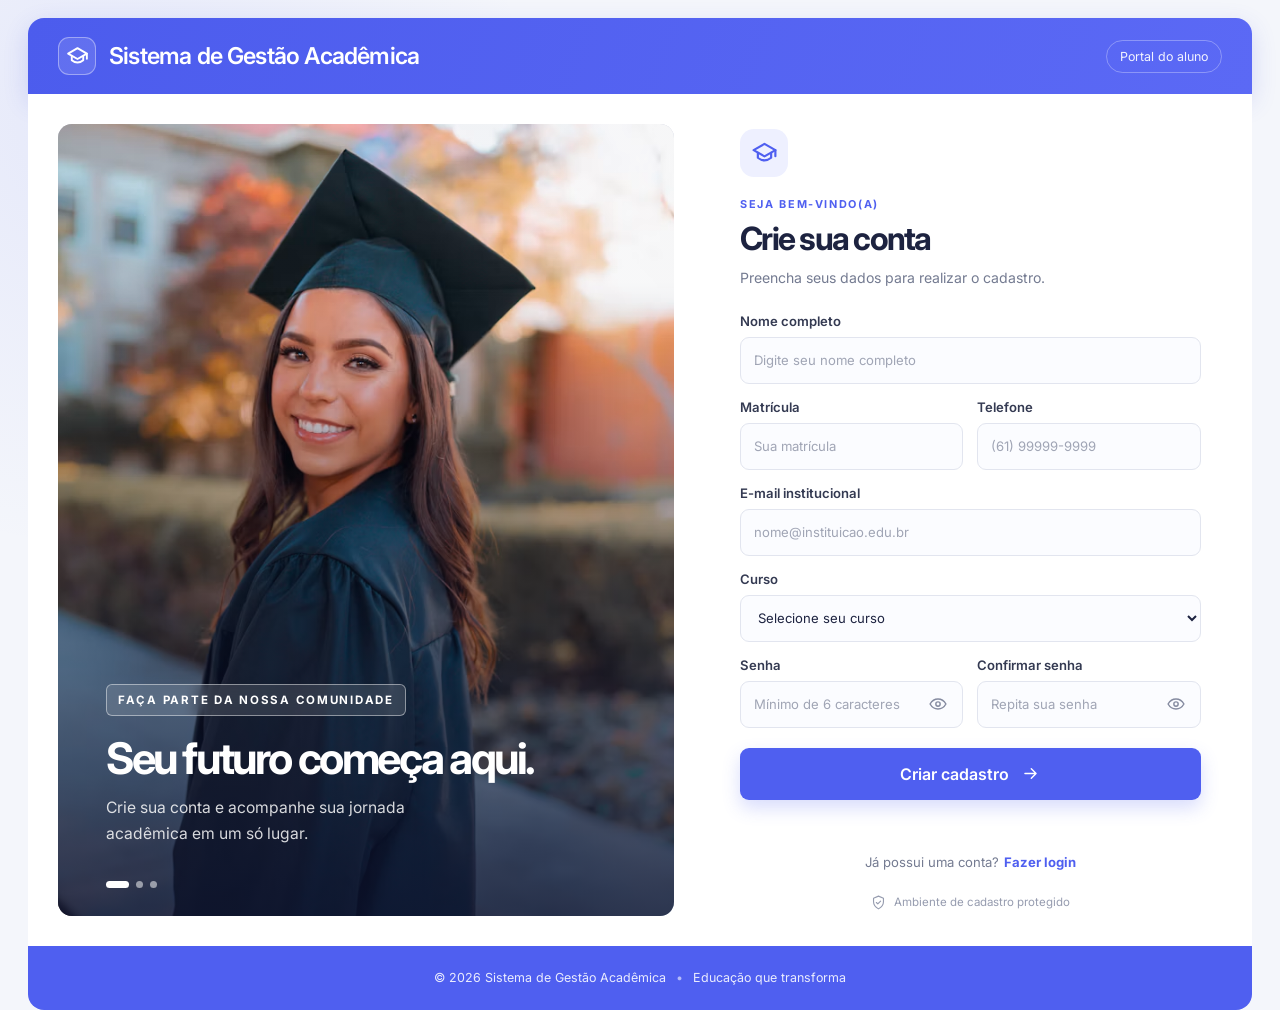
<file: cadastro.html>
<!DOCTYPE html>
<html lang="pt-BR">

<head>
    <meta charset="UTF-8">
    <meta name="viewport" content="width=device-width, initial-scale=1.0">

    <meta name="description" content="Cadastre-se no Sistema de Gestão Acadêmica.">

    <title>Cadastro | Sistema de Gestão Acadêmica</title>

    <!-- Fonte utilizada na tela de login -->
    <link rel="preconnect" href="https://fonts.googleapis.com">
    <link rel="preconnect" href="https://fonts.gstatic.com" crossorigin>

    <link href="https://fonts.googleapis.com/css2?family=Inter:wght@400;500;600;700&display=swap"
          rel="stylesheet">

    <link rel="stylesheet" href="css/cadastro.css">
</head>

<body>

    <div class="app-shell">

        <!-- Cabeçalho -->
        <header class="topbar">

            <a class="brand" href="login.html"
               aria-label="Sistema de Gestão Acadêmica - início">

                <span class="brand-mark" aria-hidden="true">
                    <svg viewBox="0 0 24 24" fill="none">
                        <path d="M3 9.2 12 4l9 5.2-9 5.2L3 9.2Z"
                              stroke="currentColor"
                              stroke-width="1.8"
                              stroke-linejoin="round"/>

                        <path d="M6.5 11.4v4.1c3.5 2.8 7.5 2.8 11 0v-4.1M21 9.2v5"
                              stroke="currentColor"
                              stroke-width="1.8"
                              stroke-linecap="round"
                              stroke-linejoin="round"/>
                    </svg>
                </span>

                <span>Sistema de Gestão Acadêmica</span>

            </a>

            <span class="topbar-label">Portal do aluno</span>

        </header>


        <!-- Conteúdo principal -->
        <main class="main-content">

            <!-- Painel lateral -->
            <section class="welcome-panel" aria-label="Boas-vindas">

                <div class="photo">

                    <img
                        src="imagens/ft4.avif"
                        alt="Estudantes celebrando a conclusão da vida acadêmica">

                    <div class="photo-shade"></div>

                    <div class="photo-copy">

                        <span class="eyebrow">
                            FAÇA PARTE DA NOSSA COMUNIDADE
                        </span>

                        <h1>Seu futuro começa aqui.</h1>

                        <p>
                            Crie sua conta e acompanhe sua jornada acadêmica
                            em um só lugar.
                        </p>

                    </div>

                    <div class="photo-dots" aria-hidden="true">
                        <span></span>
                        <span></span>
                        <span></span>
                    </div>

                </div>

            </section>


            <!-- Formulário de cadastro -->
            <section class="cadastro-panel" aria-labelledby="cadastro-title">

                <div class="cadastro-card">

                    <div class="mini-logo" aria-hidden="true">

                        <svg viewBox="0 0 24 24" fill="none">
                            <path d="M3 9.2 12 4l9 5.2-9 5.2L3 9.2Z"
                                  stroke="currentColor"
                                  stroke-width="1.8"
                                  stroke-linejoin="round"/>

                            <path d="M6.5 11.4v4.1c3.5 2.8 7.5 2.8 11 0v-4.1M21 9.2v5"
                                  stroke="currentColor"
                                  stroke-width="1.8"
                                  stroke-linecap="round"
                                  stroke-linejoin="round"/>
                        </svg>

                    </div>

                    <p class="welcome-label">SEJA BEM-VINDO(A)</p>

                    <h2 id="cadastro-title">Crie sua conta</h2>

                    <p class="subtitle">
                        Preencha seus dados para realizar o cadastro.
                    </p>


                    <form id="cadastro-form" novalidate>

                        <div class="fields-grid">

                            <!-- Nome -->
                            <div class="form-field full-width">

                                <label for="nome">Nome completo</label>

                                <div class="input-wrap">

                                    <input
                                        type="text"
                                        id="nome"
                                        name="nome"
                                        placeholder="Digite seu nome completo"
                                        autocomplete="name"
                                        required>

                                </div>

                                <small class="field-error" id="nome-error"></small>

                            </div>


                            <!-- Matrícula -->
                            <div class="form-field">

                                <label for="matricula">Matrícula</label>

                                <div class="input-wrap">

                                    <input
                                        type="text"
                                        id="matricula"
                                        name="matricula"
                                        placeholder="Sua matrícula"
                                        required>

                                </div>

                                <small class="field-error" id="matricula-error"></small>

                            </div>


                            <!-- Telefone -->
                            <div class="form-field">

                                <label for="telefone">Telefone</label>

                                <div class="input-wrap">

                                    <input
                                        type="tel"
                                        id="telefone"
                                        name="telefone"
                                        placeholder="(61) 99999-9999"
                                        maxlength="15"
                                        inputmode="tel"
                                        autocomplete="tel"
                                        required>

                                </div>

                                <small class="field-error" id="telefone-error"></small>

                            </div>


                            <!-- E-mail -->
                            <div class="form-field full-width">

                                <label for="email">E-mail institucional</label>

                                <div class="input-wrap">

                                    <input
                                        type="email"
                                        id="email"
                                        name="email"
                                        placeholder="nome@instituicao.edu.br"
                                        autocomplete="email"
                                        required>

                                </div>

                                <small class="field-error" id="email-error"></small>

                            </div>


                            <!-- Curso -->
                            <div class="form-field full-width">

                                <label for="curso">Curso</label>

                                <div class="input-wrap">

                                    <select id="curso" name="curso" required>

                                        <option value="">Selecione seu curso</option>

                                        <option value="ads">
                                            Análise e Desenvolvimento de Sistemas
                                        </option>

                                        <option value="si">
                                            Sistemas de Informação
                                        </option>

                                        <option value="cc">
                                            Ciência da Computação
                                        </option>

                                        <option value="eng">
                                            Engenharia de Software
                                        </option>

                                        <option value="outro">
                                            Outro
                                        </option>

                                    </select>

                                </div>

                                <small class="field-error" id="curso-error"></small>

                            </div>


                            <!-- Senha -->
                            <div class="form-field">

                                <label for="senha">Senha</label>

                                <div class="input-wrap">

                                    <input
                                        type="password"
                                        id="senha"
                                        name="senha"
                                        class="password-field"
                                        placeholder="Mínimo de 6 caracteres"
                                        autocomplete="new-password"
                                        minlength="6"
                                        required>

                                    <button
                                        class="toggle-password"
                                        type="button"
                                        data-target="senha"
                                        aria-label="Mostrar senha"
                                        aria-pressed="false">

                                        <svg viewBox="0 0 24 24" fill="none"
                                             aria-hidden="true">

                                            <path d="M2.5 12s3.4-6 9.5-6 9.5 6 9.5 6-3.4 6-9.5 6-9.5-6-9.5-6Z"
                                                  stroke="currentColor"
                                                  stroke-width="1.7"/>

                                            <circle cx="12" cy="12" r="2.6"
                                                    stroke="currentColor"
                                                    stroke-width="1.7"/>

                                        </svg>

                                    </button>

                                </div>

                                <small class="field-error" id="senha-error"></small>

                            </div>


                            <!-- Confirmar senha -->
                            <div class="form-field">

                                <label for="confirmar-senha">
                                    Confirmar senha
                                </label>

                                <div class="input-wrap">

                                    <input
                                        type="password"
                                        id="confirmar-senha"
                                        name="confirmar-senha"
                                        class="password-field"
                                        placeholder="Repita sua senha"
                                        autocomplete="new-password"
                                        required>

                                    <button
                                        class="toggle-password"
                                        type="button"
                                        data-target="confirmar-senha"
                                        aria-label="Mostrar senha"
                                        aria-pressed="false">

                                        <svg viewBox="0 0 24 24" fill="none"
                                             aria-hidden="true">

                                            <path d="M2.5 12s3.4-6 9.5-6 9.5 6 9.5 6-3.4 6-9.5 6-9.5-6-9.5-6Z"
                                                  stroke="currentColor"
                                                  stroke-width="1.7"/>

                                            <circle cx="12" cy="12" r="2.6"
                                                    stroke="currentColor"
                                                    stroke-width="1.7"/>

                                        </svg>

                                    </button>

                                </div>

                                <small class="field-error"
                                       id="confirmar-senha-error"></small>

                            </div>

                        </div>


                        <!-- Botão de cadastro -->
                        <button class="submit-button" type="submit">

                            <span>Criar cadastro</span>

                            <svg viewBox="0 0 24 24" fill="none"
                                 aria-hidden="true">

                                <path d="M5 12h14m-6-6 6 6-6 6"
                                      stroke="currentColor"
                                      stroke-width="1.8"
                                      stroke-linecap="round"
                                      stroke-linejoin="round"/>

                            </svg>

                        </button>


                        <!-- Mensagem de feedback -->
                        <p class="form-message"
                           id="form-message"
                           role="status"
                           aria-live="polite">
                        </p>

                    </form>


                    <!-- Retorno ao login -->
                    <div class="login-link">

                        <span>Já possui uma conta?</span>

                        <a href="login.html">Fazer login</a>

                    </div>


                    <p class="security-note">

                        <svg viewBox="0 0 24 24" fill="none"
                             aria-hidden="true">

                            <path d="M12 3 19 6v5c0 4.5-3 7.8-7 10-4-2.2-7-5.5-7-10V6l7-3Z"
                                  stroke="currentColor"
                                  stroke-width="1.6"
                                  stroke-linejoin="round"/>

                            <path d="m9 12 2 2 4-4"
                                  stroke="currentColor"
                                  stroke-width="1.6"
                                  stroke-linecap="round"
                                  stroke-linejoin="round"/>

                        </svg>

                        Ambiente de cadastro protegido

                    </p>

                </div>

            </section>

        </main>


        <!-- Rodapé -->
        <footer class="footer">

            <span>© 2026 Sistema de Gestão Acadêmica</span>

            <span class="footer-separator" aria-hidden="true">•</span>

            <span>Educação que transforma</span>

        </footer>

    </div>


    <script src="js/cadastro.js"></script>

</body>
</html>
</file>
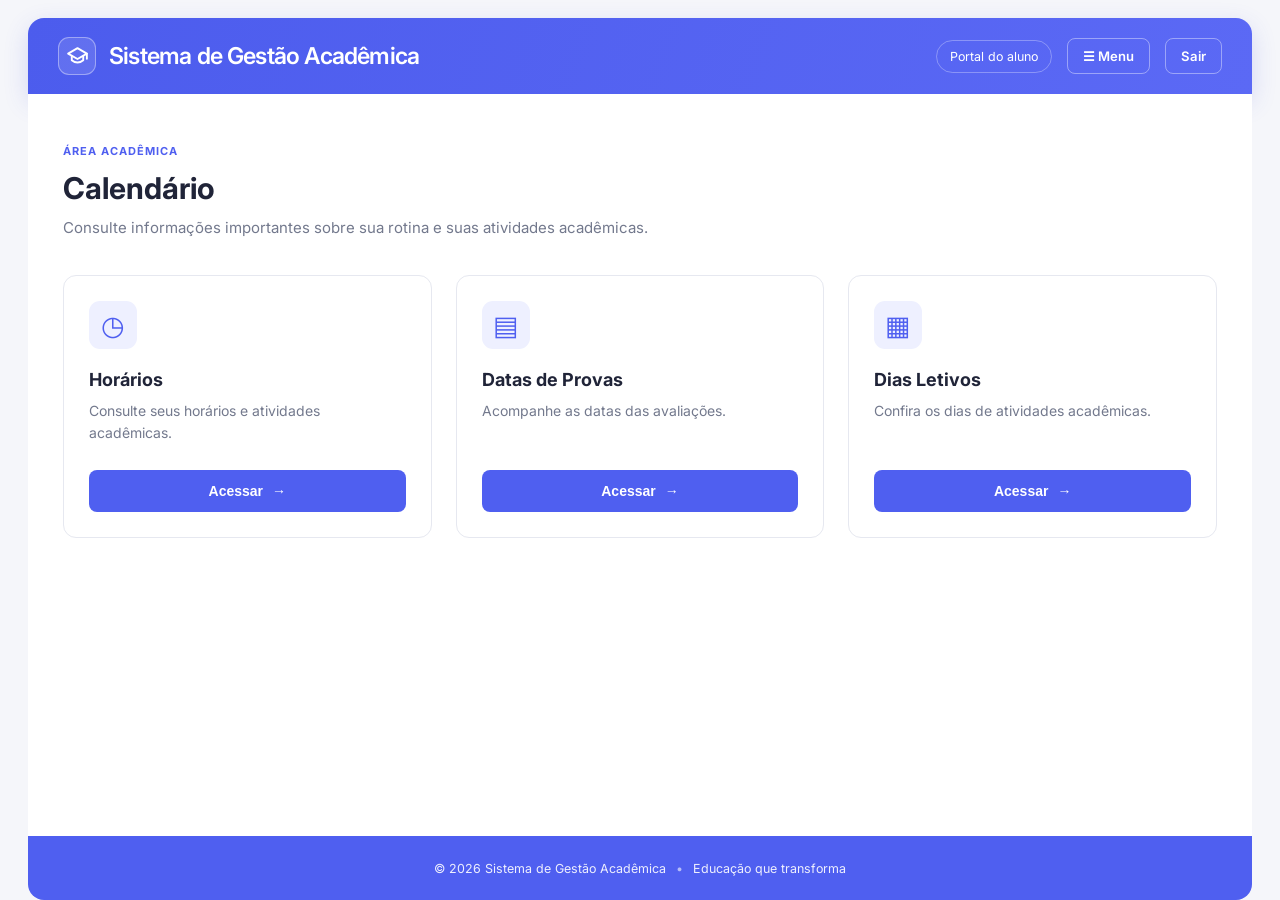
<file: calendario.html>
<!DOCTYPE html>
<html lang="pt-BR">

<head>
    <meta charset="UTF-8">
    <meta name="viewport" content="width=device-width, initial-scale=1.0">

    <title>Calendário | SIGA</title>

    <link rel="stylesheet" href="css/calendario.css">
    <link rel="stylesheet" href="css/menu.css">
</head>

<body>

    <div class="app-shell">

        <!-- Cabeçalho -->
        <header class="topo">
            <div class="topo-conteudo">

                <a href="index.html" class="brand" aria-label="Ir para a página inicial">
                    <span class="brand-mark" aria-hidden="true">
                        <svg viewBox="0 0 24 24" fill="none">
                            <path d="M3 9.2 12 4l9 5.2-9 5.2L3 9.2Z"
                                stroke="currentColor"
                                stroke-width="1.8"
                                stroke-linejoin="round"/>

                            <path d="M6.5 11.4v4.1c3.5 2.8 7.5 2.8 11 0v-4.1M21 9.2v5"
                                stroke="currentColor"
                                stroke-width="1.8"
                                stroke-linecap="round"
                                stroke-linejoin="round"/>
                        </svg>
                    </span>

                    <span>Sistema de Gestão Acadêmica</span>
                </a>

                
                <div class="header-actions">

                    <span class="topbar-label">Portal do aluno</span>

                    <nav class="menu-navegacao" aria-label="Navegação principal">
                        <button
                            type="button"
                            class="menu-botao"
                            aria-expanded="false"
                            aria-controls="menu-opcoes">
                            ☰ Menu
                        </button>

                        <div class="menu-opcoes" id="menu-opcoes" hidden>
                            <a href="index.html">Página inicial</a>
                            <a href="curso.html">Meus Cursos</a>
                            <a href="calendario.html" aria-current="page">Calendário</a>
                            <a href="documento.html">Documentos</a>
                        </div>
                    </nav>

                    <a href="login.html" class="botao-sair">Sair</a>

                </div>


            </div>
        </header>


        <!-- Conteúdo principal -->
        <main class="conteudo">

            <section class="introducao">
                <span class="etiqueta">ÁREA ACADÊMICA</span>

                <h2>Calendário</h2>

                <p>
                    Consulte informações importantes sobre sua
                    rotina e suas atividades acadêmicas.
                </p>
            </section>


            <!-- Opções do calendário -->
            <section class="grade-calendario">

                <article class="card">

                    <div class="card-icone">
                        <span>◷</span>
                    </div>

                    <div class="card-conteudo">
                        <h3>Horários</h3>

                        <p>
                            Consulte seus horários e atividades acadêmicas.
                        </p>
                    </div>

                    <button
                        type="button"
                        class="botao-acessar"
                        data-feature="Horários">

                        Acessar
                        <span aria-hidden="true">→</span>

                    </button>

                </article>


                <article class="card">

                    <div class="card-icone">
                        <span>▤</span>
                    </div>

                    <div class="card-conteudo">
                        <h3>Datas de Provas</h3>

                        <p>
                            Acompanhe as datas das avaliações.
                        </p>
                    </div>

                    <button
                        type="button"
                        class="botao-acessar"
                        data-feature="Datas de Provas">

                        Acessar
                        <span aria-hidden="true">→</span>

                    </button>

                </article>


                <article class="card">

                    <div class="card-icone">
                        <span>▦</span>
                    </div>

                    <div class="card-conteudo">
                        <h3>Dias Letivos</h3>

                        <p>
                            Confira os dias de atividades acadêmicas.
                        </p>
                    </div>

                    <button
                        type="button"
                        class="botao-acessar"
                        data-feature="Dias Letivos">

                        Acessar
                        <span aria-hidden="true">→</span>

                    </button>

                </article>

            </section>


            <!-- Mensagem de disponibilidade -->
            <div
                id="feature-message"
                class="feature-message"
                role="status"
                aria-live="polite">
            </div>

        </main>


        <!-- Rodapé -->
        <footer class="footer">
            <span>© 2026 Sistema de Gestão Acadêmica</span>
            <span class="footer-separator">•</span>
            <span>Educação que transforma</span>
        </footer>

    </div>

    <script src="js/calendario.js"></script>
    <script src="js/menu.js"></script>

</body>
</html>
</file>
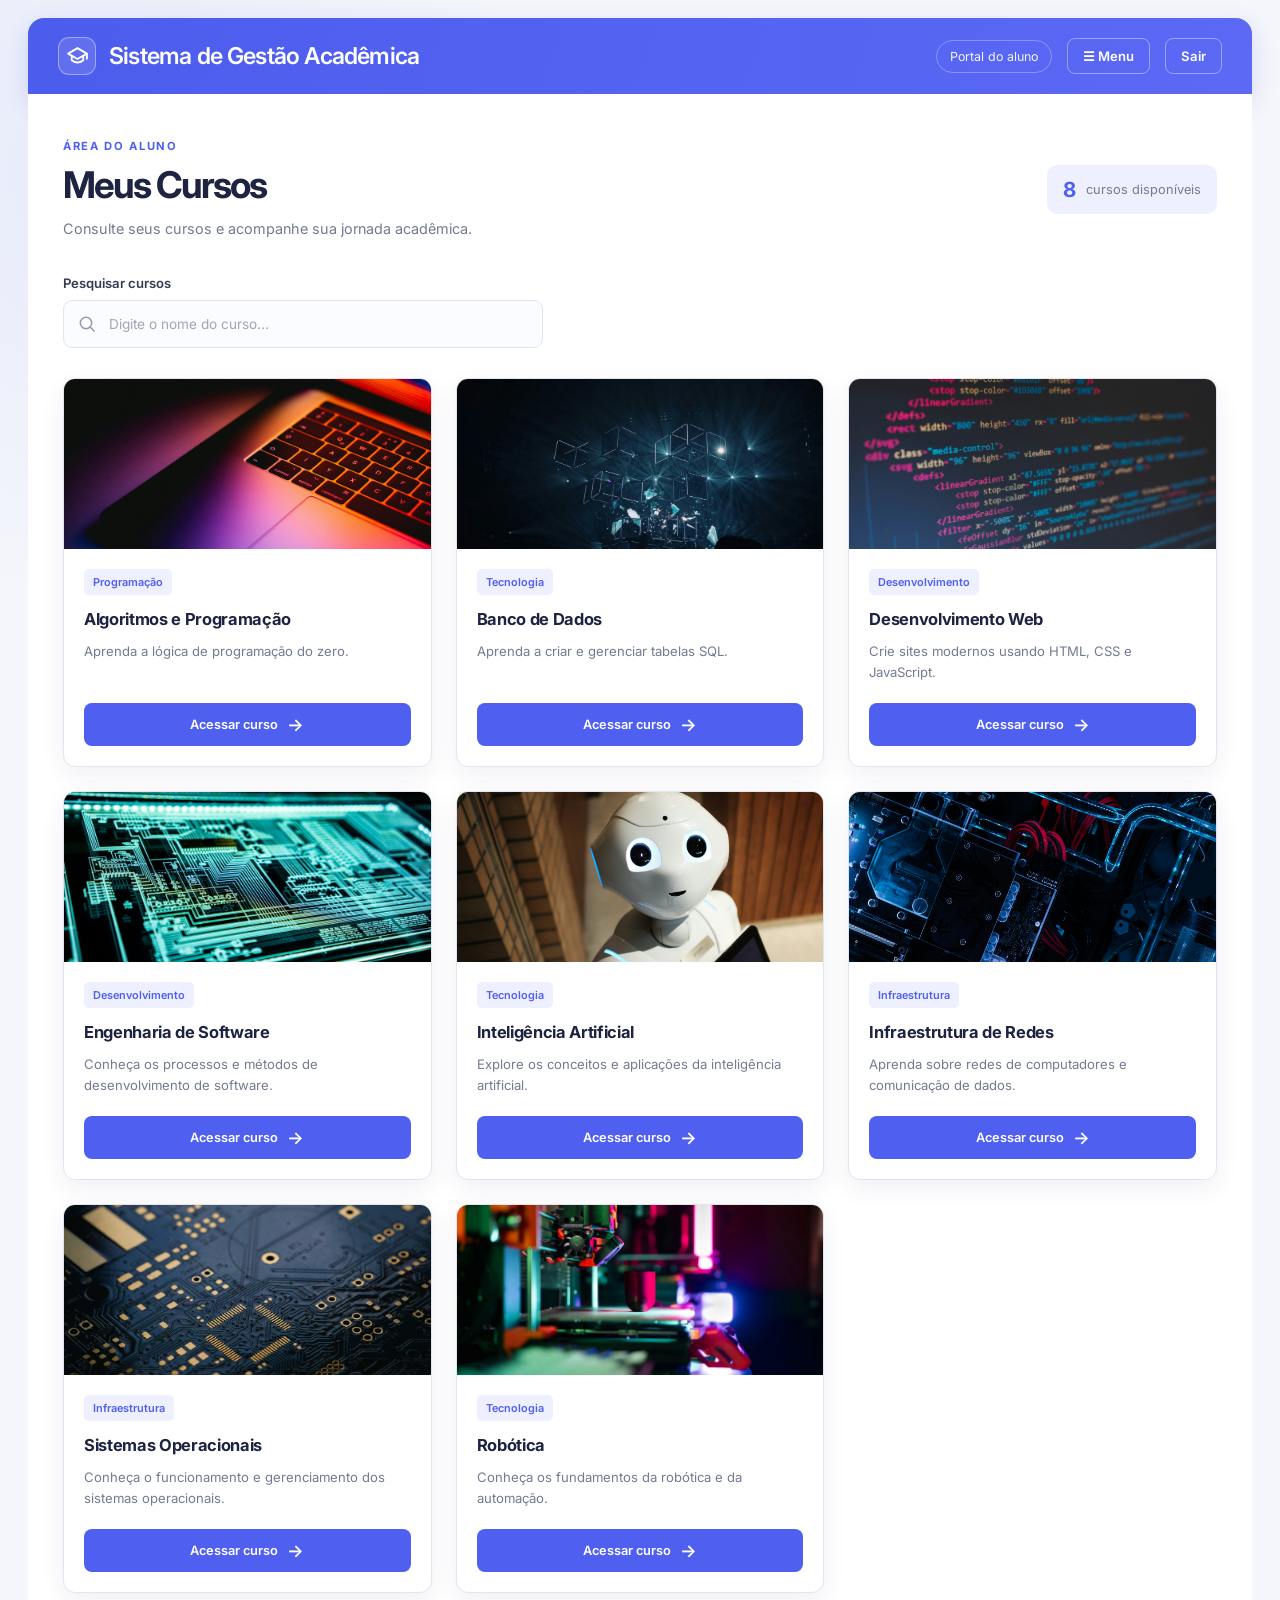
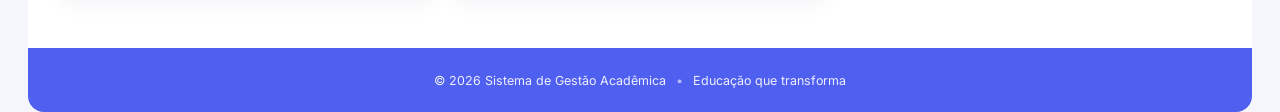
<file: curso.html>
<!DOCTYPE html>
<html lang="pt-BR">

<head>
    <meta charset="UTF-8">
    <meta name="viewport" content="width=device-width, initial-scale=1.0">

    <meta name="description" content="Consulte seus cursos no Sistema de Gestão Acadêmica.">

    <title>Meus Cursos | Sistema de Gestão Acadêmica</title>

    <!-- Fonte padrão do SIGA -->
    <link rel="preconnect" href="https://fonts.googleapis.com">
    <link rel="preconnect" href="https://fonts.gstatic.com" crossorigin>

    <link href="https://fonts.googleapis.com/css2?family=Inter:wght@400;500;600;700&display=swap"
          rel="stylesheet">

    <link rel="stylesheet" href="css/curso.css">
    <link rel="stylesheet" href="css/menu.css">
</head>

<body>

    <div class="app-shell">

        <!-- Cabeçalho -->
        <header class="topbar">

            <a class="brand" href="index.html">

                <span class="brand-mark" aria-hidden="true">

                    <svg viewBox="0 0 24 24" fill="none">
                        <path d="M3 9.2 12 4l9 5.2-9 5.2L3 9.2Z"
                              stroke="currentColor"
                              stroke-width="1.8"
                              stroke-linejoin="round"/>

                        <path d="M6.5 11.4v4.1c3.5 2.8 7.5 2.8 11 0v-4.1M21 9.2v5"
                              stroke="currentColor"
                              stroke-width="1.8"
                              stroke-linecap="round"
                              stroke-linejoin="round"/>
                    </svg>

                </span>

                <span>Sistema de Gestão Acadêmica</span>

            </a>

            
            <div class="header-actions">

                <span class="topbar-label">Portal do aluno</span>

                <nav class="menu-navegacao" aria-label="Navegação principal">
                    <button
                        type="button"
                        class="menu-botao"
                        aria-expanded="false"
                        aria-controls="menu-opcoes">
                        ☰ Menu
                    </button>

                    <div class="menu-opcoes" id="menu-opcoes" hidden>
                        <a href="index.html">Página inicial</a>
                        <a href="curso.html" aria-current="page">Meus Cursos</a>
                        <a href="calendario.html">Calendário</a>
                        <a href="documento.html">Documentos</a>
                    </div>
                </nav>

                <a href="login.html" class="logout-link">Sair</a>

            </div>


        </header>


        <!-- Conteúdo principal -->
        <main class="container">

            <!-- Apresentação -->
            <section class="page-heading">

                <div>

                    <p class="welcome-label">ÁREA DO ALUNO</p>

                    <h1>Meus Cursos</h1>

                    <p class="page-description">
                        Consulte seus cursos e acompanhe sua jornada acadêmica.
                    </p>

                </div>

                <div class="course-counter">
                    <span class="counter-number" id="course-count">8</span>
                    <span>cursos disponíveis</span>
                </div>

            </section>


            <!-- Pesquisa -->
            <section class="search-section">

                <label for="busca">Pesquisar cursos</label>

                <div class="search-box">

                    <svg viewBox="0 0 24 24" fill="none"
                         aria-hidden="true">

                        <circle cx="10.8" cy="10.8" r="6.8"
                                stroke="currentColor"
                                stroke-width="1.8"/>

                        <path d="m16 16 4.5 4.5"
                              stroke="currentColor"
                              stroke-width="1.8"
                              stroke-linecap="round"/>

                    </svg>

                    <input
                        type="search"
                        id="busca"
                        placeholder="Digite o nome do curso..."
                        autocomplete="off">

                </div>

            </section>


            <!-- Grade de cursos -->
            <section class="grade-cursos" aria-label="Lista de cursos">


                <!-- Curso 1 -->
                <article class="card">

                    <img
                        src="imagens/andras-vas.jpg"
                        alt="Algoritmos e Programação"
                        class="card-img">

                    <div class="card-corpo">

                        <span class="course-category">Programação</span>

                        <h2>Algoritmos e Programação</h2>

                        <p>
                            Aprenda a lógica de programação do zero.
                        </p>

                        <a href="#" class="botao" data-course="Algoritmos e Programação">
                            Acessar curso
                            <span aria-hidden="true">→</span>
                        </a>

                    </div>

                </article>


                <!-- Curso 2 -->
                <article class="card">

                    <img
                        src="imagens/banco_de_dados.jpg"
                        alt="Banco de Dados"
                        class="card-img">

                    <div class="card-corpo">

                        <span class="course-category">Tecnologia</span>

                        <h2>Banco de Dados</h2>

                        <p>
                            Aprenda a criar e gerenciar tabelas SQL.
                        </p>

                        <a href="#" class="botao" data-course="Banco de Dados">
                            Acessar curso
                            <span aria-hidden="true">→</span>
                        </a>

                    </div>

                </article>


                <!-- Curso 3 -->
                <article class="card">

                    <img
                        src="imagens/Desenvolvimento_Web.jpg"
                        alt="Desenvolvimento Web"
                        class="card-img">

                    <div class="card-corpo">

                        <span class="course-category">Desenvolvimento</span>

                        <h2>Desenvolvimento Web</h2>

                        <p>
                            Crie sites modernos usando HTML, CSS e JavaScript.
                        </p>

                        <a href="#" class="botao" data-course="Desenvolvimento Web">
                            Acessar curso
                            <span aria-hidden="true">→</span>
                        </a>

                    </div>

                </article>


                <!-- Curso 4 -->
                <article class="card">

                    <img
                        src="imagens/Engenharia_de_Software.jpg"
                        alt="Engenharia de Software"
                        class="card-img">

                    <div class="card-corpo">

                        <span class="course-category">Desenvolvimento</span>

                        <h2>Engenharia de Software</h2>

                        <p>
                            Conheça os processos e métodos de desenvolvimento de software.
                        </p>

                        <a href="#" class="botao" data-course="Engenharia de Software">
                            Acessar curso
                            <span aria-hidden="true">→</span>
                        </a>

                    </div>

                </article>


                <!-- Curso 5 -->
                <article class="card">

                    <img
                        src="imagens/Inteligencia_Artificial.jpg"
                        alt="Inteligência Artificial"
                        class="card-img">

                    <div class="card-corpo">

                        <span class="course-category">Tecnologia</span>

                        <h2>Inteligência Artificial</h2>

                        <p>
                            Explore os conceitos e aplicações da inteligência artificial.
                        </p>

                        <a href="#" class="botao" data-course="Inteligência Artificial">
                            Acessar curso
                            <span aria-hidden="true">→</span>
                        </a>

                    </div>

                </article>


                <!-- Curso 6 -->
                <article class="card">

                    <img
                        src="imagens/Infraestruturade_de_Redes.jpg"
                        alt="Infraestrutura de Redes"
                        class="card-img">

                    <div class="card-corpo">

                        <span class="course-category">Infraestrutura</span>

                        <h2>Infraestrutura de Redes</h2>

                        <p>
                            Aprenda sobre redes de computadores e comunicação de dados.
                        </p>

                        <a href="#" class="botao" data-course="Infraestrutura de Redes">
                            Acessar curso
                            <span aria-hidden="true">→</span>
                        </a>

                    </div>

                </article>


                <!-- Curso 7 -->
                <article class="card">

                    <img
                        src="imagens/Sistemas_Operacionais.jpg"
                        alt="Sistemas Operacionais"
                        class="card-img">

                    <div class="card-corpo">

                        <span class="course-category">Infraestrutura</span>

                        <h2>Sistemas Operacionais</h2>

                        <p>
                            Conheça o funcionamento e gerenciamento dos sistemas operacionais.
                        </p>

                        <a href="#" class="botao" data-course="Sistemas Operacionais">
                            Acessar curso
                            <span aria-hidden="true">→</span>
                        </a>

                    </div>

                </article>


                <!-- Curso 8 -->
                <article class="card">

                    <img
                        src="imagens/Robotica.jpg"
                        alt="Robótica"
                        class="card-img">

                    <div class="card-corpo">

                        <span class="course-category">Tecnologia</span>

                        <h2>Robótica</h2>

                        <p>
                            Conheça os fundamentos da robótica e da automação.
                        </p>

                        <a href="#" class="botao" data-course="Robótica">
                            Acessar curso
                            <span aria-hidden="true">→</span>
                        </a>

                    </div>

                </article>


            </section>


            <!-- Mensagem quando não encontrar cursos -->
            <div class="empty-message" id="empty-message" hidden>

                <h2>Nenhum curso encontrado</h2>

                <p>
                    Tente pesquisar utilizando outro nome.
                </p>

            </div>


            <!-- Feedback de acesso -->
            <p class="course-message" id="course-message"
               role="status" aria-live="polite">
            </p>

        </main>


        <!-- Rodapé -->
        <footer class="footer">

            <span>© 2026 Sistema de Gestão Acadêmica</span>

            <span class="footer-separator">•</span>

            <span>Educação que transforma</span>

        </footer>

    </div>


    <script src="js/curso.js"></script>
    <script src="js/menu.js"></script>

</body>
</html>
</file>
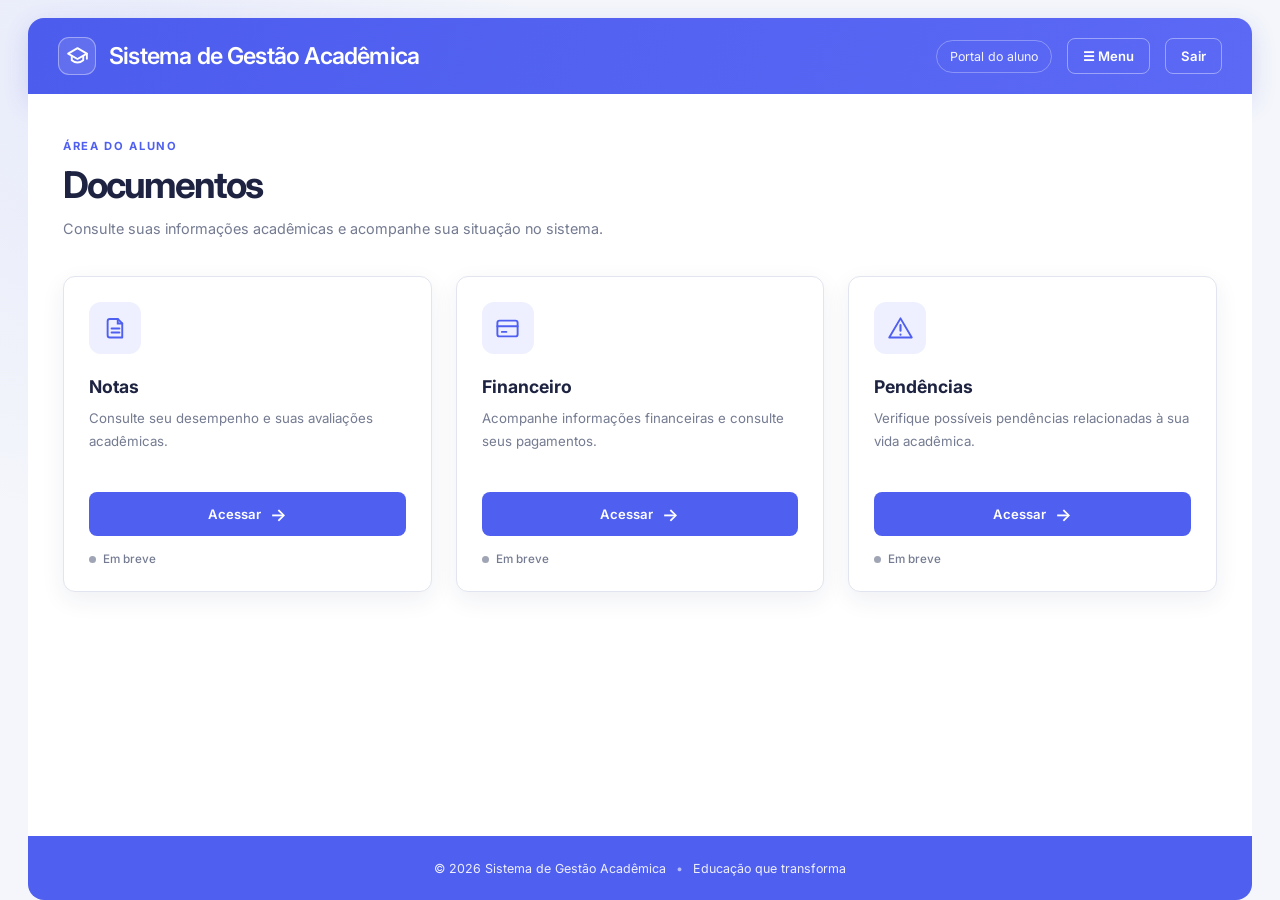
<file: documento.html>
<!DOCTYPE html>
<html lang="pt-BR">

<head>
    <meta charset="UTF-8">
    <meta name="viewport" content="width=device-width, initial-scale=1.0">

    <meta name="description" content="Área de documentos do Sistema de Gestão Acadêmica.">

    <title>Documentos | Sistema de Gestão Acadêmica</title>

    <!-- Fonte padrão do SIGA -->
    <link rel="preconnect" href="https://fonts.googleapis.com">
    <link rel="preconnect" href="https://fonts.gstatic.com" crossorigin>

    <link href="https://fonts.googleapis.com/css2?family=Inter:wght@400;500;600;700&display=swap"
          rel="stylesheet">

    <link rel="stylesheet" href="css/documento.css">
    <link rel="stylesheet" href="css/menu.css">
</head>

<body>

    <div class="app-shell">

        <!-- Cabeçalho -->
        <header class="topbar">

            <a href="index.html" class="brand">

                <span class="brand-mark" aria-hidden="true">

                    <svg viewBox="0 0 24 24" fill="none">
                        <path d="M3 9.2 12 4l9 5.2-9 5.2L3 9.2Z"
                              stroke="currentColor"
                              stroke-width="1.8"
                              stroke-linejoin="round"/>

                        <path d="M6.5 11.4v4.1c3.5 2.8 7.5 2.8 11 0v-4.1M21 9.2v5"
                              stroke="currentColor"
                              stroke-width="1.8"
                              stroke-linecap="round"
                              stroke-linejoin="round"/>
                    </svg>

                </span>

                <span>Sistema de Gestão Acadêmica</span>

            </a>

            
            <div class="header-actions">

                <span class="topbar-label">Portal do aluno</span>

                <nav class="menu-navegacao" aria-label="Navegação principal">
                    <button
                        type="button"
                        class="menu-botao"
                        aria-expanded="false"
                        aria-controls="menu-opcoes">
                        ☰ Menu
                    </button>

                    <div class="menu-opcoes" id="menu-opcoes" hidden>
                        <a href="index.html">Página inicial</a>
                        <a href="curso.html">Meus Cursos</a>
                        <a href="calendario.html">Calendário</a>
                        <a href="documento.html" aria-current="page">Documentos</a>
                    </div>
                </nav>

                <a href="login.html" class="logout-link">Sair</a>

            </div>


        </header>


        <!-- Conteúdo principal -->
        <main class="container">

            <!-- Apresentação -->
            <section class="page-heading">

                <p class="welcome-label">ÁREA DO ALUNO</p>

                <h1>Documentos</h1>

                <p class="page-description">
                    Consulte suas informações acadêmicas e acompanhe
                    sua situação no sistema.
                </p>

            </section>


            <!-- Opções de documentos -->
            <section class="document-grid"
                     aria-label="Opções de documentos">


                <!-- Notas -->
                <article class="document-card">

                    <div class="document-icon">

                        <svg viewBox="0 0 24 24" fill="none"
                             aria-hidden="true">

                            <path d="M7 3.5h7l4 4V20H7a2 2 0 0 1-2-2V5.5a2 2 0 0 1 2-2Z"
                                  stroke="currentColor"
                                  stroke-width="1.7"
                                  stroke-linejoin="round"/>

                            <path d="M14 3.5v4h4M8.5 12h7M8.5 15.5h7"
                                  stroke="currentColor"
                                  stroke-width="1.7"
                                  stroke-linecap="round"/>

                        </svg>

                    </div>

                    <div class="document-content">

                        <h2>Notas</h2>

                        <p>
                            Consulte seu desempenho e suas avaliações acadêmicas.
                        </p>

                    </div>

                    <button type="button"
                            class="document-button"
                            data-option="Notas">

                        Acessar
                        <span aria-hidden="true">→</span>

                    </button>

                    <span class="availability">
                        <span class="status-dot"></span>
                        Em breve
                    </span>

                </article>


                <!-- Financeiro -->
                <article class="document-card">

                    <div class="document-icon">

                        <svg viewBox="0 0 24 24" fill="none"
                             aria-hidden="true">

                            <rect x="3" y="5" width="18" height="14"
                                  rx="2"
                                  stroke="currentColor"
                                  stroke-width="1.7"/>

                            <path d="M3 10h18M7 15h4"
                                  stroke="currentColor"
                                  stroke-width="1.7"
                                  stroke-linecap="round"/>

                        </svg>

                    </div>

                    <div class="document-content">

                        <h2>Financeiro</h2>

                        <p>
                            Acompanhe informações financeiras e
                            consulte seus pagamentos.
                        </p>

                    </div>

                    <button type="button"
                            class="document-button"
                            data-option="Financeiro">

                        Acessar
                        <span aria-hidden="true">→</span>

                    </button>

                    <span class="availability">
                        <span class="status-dot"></span>
                        Em breve
                    </span>

                </article>


                <!-- Pendências -->
                <article class="document-card">

                    <div class="document-icon">

                        <svg viewBox="0 0 24 24" fill="none"
                             aria-hidden="true">

                            <path d="M12 3 22 20H2L12 3Z"
                                  stroke="currentColor"
                                  stroke-width="1.7"
                                  stroke-linejoin="round"/>

                            <path d="M12 9v5M12 17.5v.1"
                                  stroke="currentColor"
                                  stroke-width="1.9"
                                  stroke-linecap="round"/>

                        </svg>

                    </div>

                    <div class="document-content">

                        <h2>Pendências</h2>

                        <p>
                            Verifique possíveis pendências relacionadas
                            à sua vida acadêmica.
                        </p>

                    </div>

                    <button type="button"
                            class="document-button"
                            data-option="Pendências">

                        Acessar
                        <span aria-hidden="true">→</span>

                    </button>

                    <span class="availability">
                        <span class="status-dot"></span>
                        Em breve
                    </span>

                </article>

            </section>


            <!-- Mensagem de disponibilidade -->
            <p class="document-message"
               id="document-message"
               role="status"
               aria-live="polite">
            </p>

        </main>


        <!-- Rodapé -->
        <footer class="footer">

            <span>© 2026 Sistema de Gestão Acadêmica</span>

            <span class="footer-separator">•</span>

            <span>Educação que transforma</span>

        </footer>

    </div>


    <script src="js/documento.js"></script>
    <script src="js/menu.js"></script>

</body>

</html>
</file>
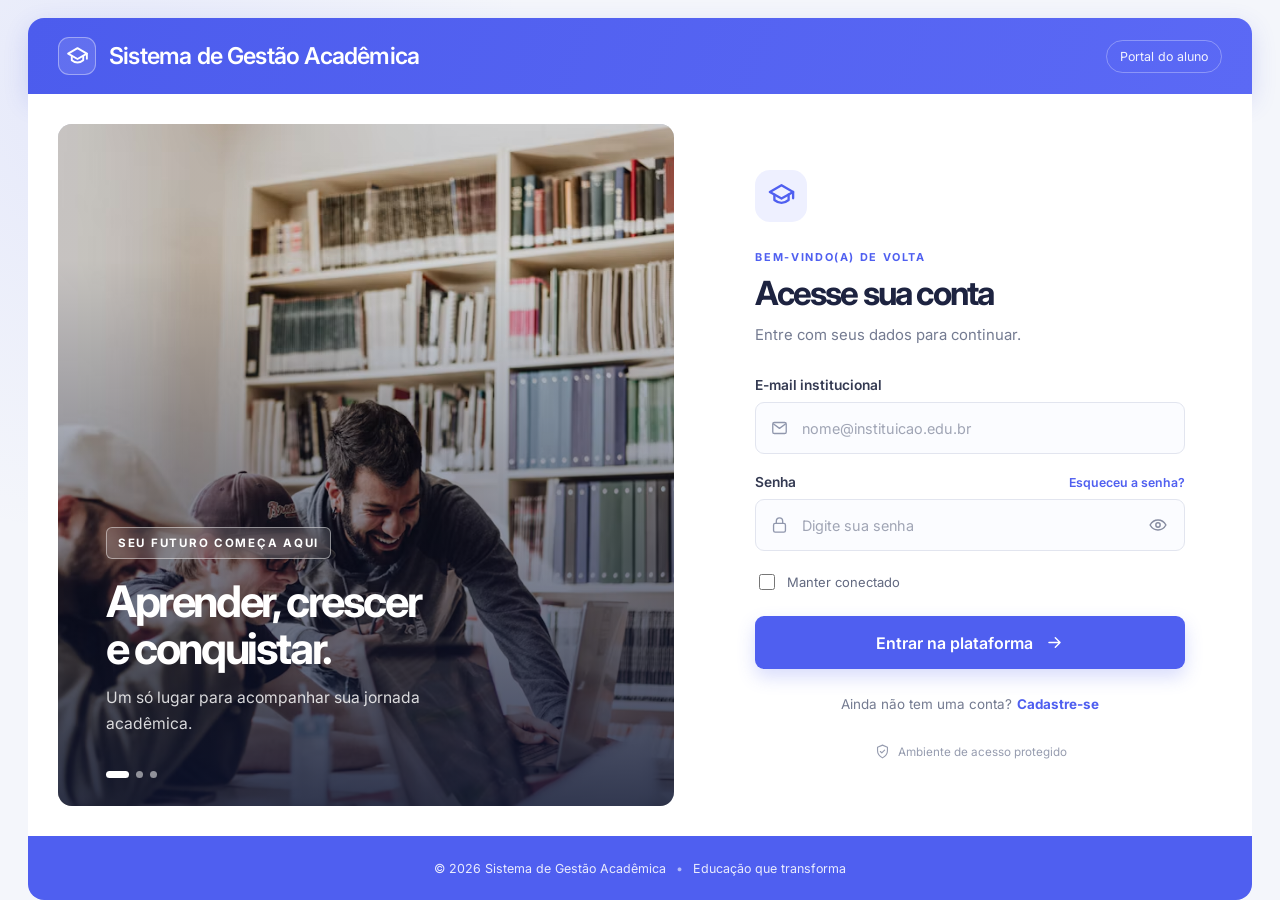
<file: login.html>
<!DOCTYPE html>
<html lang="pt-BR">
<head>
  <meta charset="UTF-8">
  <meta name="viewport" content="width=device-width, initial-scale=1.0">
  <meta name="description" content="Acesse o Sistema de Gestão Acadêmica.">
  <title>Login | Sistema de Gestão Acadêmica</title>
  <link rel="preconnect" href="https://fonts.googleapis.com">
  <link rel="preconnect" href="https://fonts.gstatic.com" crossorigin>
  <link href="https://fonts.googleapis.com/css2?family=Inter:wght@400;500;600;700&display=swap" rel="stylesheet">
  <link rel="stylesheet" href="css/login.css">
</head>
<body>
  <div class="app-shell">
    <header class="topbar">
      <a class="brand" href="#" aria-label="Sistema de Gestão Acadêmica - início">
        <span class="brand-mark" aria-hidden="true">
          <svg viewBox="0 0 24 24" fill="none">
            <path d="M3 9.2 12 4l9 5.2-9 5.2L3 9.2Z" stroke="currentColor" stroke-width="1.8" stroke-linejoin="round"/>
            <path d="M6.5 11.4v4.1c3.5 2.8 7.5 2.8 11 0v-4.1M21 9.2v5" stroke="currentColor" stroke-width="1.8" stroke-linecap="round" stroke-linejoin="round"/>
          </svg>
        </span>
        <span>Sistema de Gestão Acadêmica</span>
      </a>
      <span class="topbar-label">Portal do aluno</span>
    </header>

    <main class="main-content">
      <section class="welcome-panel" aria-label="Boas-vindas">
        <div class="photo">
          <img
            src="imagens/ft5.avif"
            alt="Estudantes celebrando a conclusão da vida acadêmica">
          <div class="photo-shade"></div>
          <div class="photo-copy">
            <span class="eyebrow">SEU FUTURO COMEÇA AQUI</span>
            <h1>Aprender, crescer<br>e conquistar.</h1>
            <p>Um só lugar para acompanhar sua jornada acadêmica.</p>
          </div>
          <div class="photo-dots" aria-hidden="true"><span></span><span></span><span></span></div>
        </div>
      </section>

      <section class="login-panel" aria-labelledby="login-title">
        <div class="login-card">
          <div class="mini-logo" aria-hidden="true">
            <svg viewBox="0 0 24 24" fill="none">
              <path d="M3 9.2 12 4l9 5.2-9 5.2L3 9.2Z" stroke="currentColor" stroke-width="1.8" stroke-linejoin="round"/>
              <path d="M6.5 11.4v4.1c3.5 2.8 7.5 2.8 11 0v-4.1M21 9.2v5" stroke="currentColor" stroke-width="1.8" stroke-linecap="round" stroke-linejoin="round"/>
            </svg>
          </div>
          <p class="welcome-label">BEM-VINDO(A) DE VOLTA</p>
          <h2 id="login-title">Acesse sua conta</h2>
          <p class="subtitle">Entre com seus dados para continuar.</p>

          <form id="login-form" novalidate>
            <div class="form-field">
              <label for="email">E-mail institucional</label>
              <div class="input-wrap">
                <svg class="field-icon" viewBox="0 0 24 24" fill="none" aria-hidden="true">
                  <rect x="3.5" y="5" width="17" height="14" rx="2" stroke="currentColor" stroke-width="1.7"/>
                  <path d="m4.5 7 7.5 5.5L19.5 7" stroke="currentColor" stroke-width="1.7" stroke-linecap="round" stroke-linejoin="round"/>
                </svg>
                <input type="email" id="email" name="email" placeholder="nome@instituicao.edu.br" autocomplete="username" required>
              </div>
              <small class="field-error" id="email-error"></small>
            </div>

            <div class="form-field">
              <div class="label-row">
                <label for="senha">Senha</label>
                <a class="small-link" href="#" id="forgot-link">Esqueceu a senha?</a>
              </div>
              <div class="input-wrap">
                <svg class="field-icon" viewBox="0 0 24 24" fill="none" aria-hidden="true">
                  <rect x="4.5" y="10" width="15" height="11" rx="2" stroke="currentColor" stroke-width="1.7"/>
                  <path d="M8 10V7a4 4 0 0 1 8 0v3" stroke="currentColor" stroke-width="1.7" stroke-linecap="round"/>
                </svg>
                <input type="password" id="senha" name="senha" placeholder="Digite sua senha" autocomplete="current-password" required minlength="6">
                <button class="toggle-password" type="button" id="toggle-password" aria-label="Mostrar senha" aria-pressed="false">
                  <svg viewBox="0 0 24 24" fill="none" aria-hidden="true">
                    <path d="M2.5 12s3.4-6 9.5-6 9.5 6 9.5 6-3.4 6-9.5 6-9.5-6-9.5-6Z" stroke="currentColor" stroke-width="1.7" stroke-linejoin="round"/>
                    <circle cx="12" cy="12" r="2.6" stroke="currentColor" stroke-width="1.7"/>
                  </svg>
                </button>
              </div>
              <small class="field-error" id="senha-error"></small>
            </div>

            <div class="form-options">
              <label class="remember-option" for="lembrar">
                <input type="checkbox" id="lembrar" name="lembrar">
                <span>Manter conectado</span>
              </label>
            </div>

            <button class="submit-button" type="submit">
              <span>Entrar na plataforma</span>
              <svg viewBox="0 0 24 24" fill="none" aria-hidden="true">
                <path d="M5 12h14m-6-6 6 6-6 6" stroke="currentColor" stroke-width="1.8" stroke-linecap="round" stroke-linejoin="round"/>
              </svg>
            </button>
            <p class="form-message" id="form-message" role="status" aria-live="polite"></p>
          </form>

          <div class="signup">
            <span>Ainda não tem uma conta?</span>
            <a href="cadastro.html" id="signup-link">Cadastre-se</a>
          </div>
          <p class="security-note">
            <svg viewBox="0 0 24 24" fill="none" aria-hidden="true">
              <path d="M12 3 19 6v5c0 4.5-3 7.8-7 10-4-2.2-7-5.5-7-10V6l7-3Z" stroke="currentColor" stroke-width="1.6" stroke-linejoin="round"/>
              <path d="m9 12 2 2 4-4" stroke="currentColor" stroke-width="1.6" stroke-linecap="round" stroke-linejoin="round"/>
            </svg>
            Ambiente de acesso protegido
          </p>
        </div>
      </section>
    </main>

    <footer class="footer">
      <span>© 2026 Sistema de Gestão Acadêmica</span>
      <span class="footer-separator" aria-hidden="true">•</span>
      <span>Educação que transforma</span>
    </footer>
  </div>
  <script src="js/login.js"></script>
</body>
</html>
</file>
<file: css/cadastro.css>
/* ===== Identidade visual do SIGA ===== */

:root {
    --primary: #4f5ff0;
    --primary-dark: #3948d8;
    --primary-soft: #eef0ff;

    --text: #1d2340;
    --muted: #747b91;

    --border: #e2e5ef;
    --surface: #ffffff;
    --page: #f4f6fb;

    --danger: #c6384b;
    --success: #217a53;

    --shadow: 0 22px 65px rgba(34, 45, 100, 0.10);
}


/* ===== Configurações gerais ===== */

* {
    box-sizing: border-box;
}

html {
    min-height: 100%;
}

body {
    margin: 0;
    min-height: 100vh;

    font-family: "Inter", Arial, sans-serif;

    color: var(--text);

    background:
        radial-gradient(
            circle at 8% 12%,
            rgba(79, 95, 240, 0.09),
            transparent 27rem
        ),
        var(--page);
}

button,
input,
select {
    font: inherit;
}

a {
    color: inherit;
}


/* ===== Estrutura principal ===== */

.app-shell {
    width: min(1440px, 100%);
    min-height: 100vh;

    margin: 0 auto;

    display: flex;
    flex-direction: column;

    padding: 18px 28px 0;
}


/* ===== Cabeçalho ===== */

.topbar {
    min-height: 76px;

    display: flex;
    align-items: center;
    justify-content: space-between;

    gap: 20px;

    padding: 0 30px;

    color: #fff;

    background: linear-gradient(
        110deg,
        #4c5ced,
        #5b69f5
    );

    border-radius: 16px 16px 0 0;

    box-shadow: 0 8px 24px rgba(65, 79, 218, 0.18);
}

.brand {
    display: inline-flex;
    align-items: center;

    gap: 13px;

    color: inherit;
    text-decoration: none;

    font-size: clamp(1.05rem, 2vw, 1.45rem);
    font-weight: 600;

    letter-spacing: -0.035em;
}

.brand-mark {
    width: 38px;
    height: 38px;

    display: grid;
    place-items: center;

    border: 1px solid rgba(255, 255, 255, .38);
    border-radius: 11px;

    background: rgba(255, 255, 255, .12);
}

.brand-mark svg {
    width: 25px;
    height: 25px;
}

.topbar-label {
    padding: 8px 13px;

    border: 1px solid rgba(255, 255, 255, .3);
    border-radius: 999px;

    color: rgba(255, 255, 255, .92);

    font-size: .78rem;
    white-space: nowrap;
}


/* ===== Conteúdo principal ===== */

.main-content {
    flex: 1;

    display: grid;

    grid-template-columns:
        minmax(0, 1.08fr)
        minmax(390px, .92fr);

    min-height: 650px;

    background: var(--surface);

    overflow: hidden;
}


/* ===== Painel com imagem ===== */

.welcome-panel {
    min-width: 0;

    padding: 30px 15px 30px 30px;
}

.photo {
    position: relative;

    height: 100%;
    min-height: 690px;

    overflow: hidden;

    border-radius: 14px;

    isolation: isolate;

    background: #c5c9d9;
}

.photo img {
    position: absolute;
    inset: 0;

    width: 100%;
    height: 100%;

    object-fit: cover;
    object-position: center;

    z-index: -2;
}

.photo-shade {
    position: absolute;
    inset: 0;

    z-index: -1;

    background: linear-gradient(
        180deg,
        rgba(13, 20, 48, .03) 20%,
        rgba(13, 20, 48, .82) 100%
    );
}

.photo-copy {
    position: absolute;

    left: clamp(24px, 4vw, 48px);
    right: 28px;

    bottom: 68px;

    color: white;
}

.eyebrow,
.welcome-label {
    font-size: .72rem;

    font-weight: 700;

    letter-spacing: .15em;
}

.eyebrow {
    display: inline-block;

    padding: 8px 11px;

    border: 1px solid rgba(255, 255, 255, .45);
    border-radius: 6px;

    background: rgba(255, 255, 255, .12);

    backdrop-filter: blur(8px);
}

.photo-copy h1 {
    margin: 19px 0 12px;

    font-size: clamp(2rem, 3.4vw, 3.4rem);

    line-height: 1.09;

    letter-spacing: -.055em;
}

.photo-copy p {
    max-width: 380px;

    margin: 0;

    color: rgba(255, 255, 255, .83);

    font-size: .98rem;

    line-height: 1.7;
}

.photo-dots {
    position: absolute;

    left: clamp(24px, 4vw, 48px);
    bottom: 28px;

    display: flex;
    gap: 7px;
}

.photo-dots span {
    width: 7px;
    height: 7px;

    border-radius: 50%;

    background: rgba(255, 255, 255, .52);
}

.photo-dots span:first-child {
    width: 23px;

    border-radius: 99px;

    background: #fff;
}


/* ===== Painel de cadastro ===== */

.cadastro-panel {
    display: grid;
    place-items: center;

    padding: 35px clamp(25px, 4vw, 60px);

    background: #fff;
}

.cadastro-card {
    width: 100%;
    max-width: 500px;
}


/* ===== Identificação do formulário ===== */

.mini-logo {
    display: grid;
    place-items: center;

    width: 48px;
    height: 48px;

    margin-bottom: 20px;

    color: var(--primary);

    background: var(--primary-soft);

    border-radius: 14px;
}

.mini-logo svg {
    width: 29px;
    height: 29px;
}

.welcome-label {
    margin: 0 0 9px;

    color: var(--primary);

    font-size: .68rem;
}

.cadastro-card h2 {
    margin: 0;

    font-size: clamp(1.65rem, 2.6vw, 2rem);

    line-height: 1.2;

    letter-spacing: -.055em;
}

.subtitle {
    margin: 9px 0 23px;

    color: var(--muted);

    font-size: .88rem;

    line-height: 1.6;
}


/* ===== Organização dos campos ===== */

.fields-grid {
    display: grid;

    grid-template-columns: repeat(2, minmax(0, 1fr));

    column-gap: 14px;
    row-gap: 0;
}

.form-field {
    min-width: 0;

    margin-bottom: 15px;
}

.form-field.full-width {
    grid-column: 1 / -1;
}

.form-field > label {
    display: block;

    margin-bottom: 8px;

    color: #343a52;

    font-size: .82rem;

    font-weight: 600;
}


/* ===== Campos de entrada ===== */

.input-wrap {
    position: relative;
}

.input-wrap input,
.input-wrap select {
    width: 100%;
    height: 47px;

    padding: 0 13px;

    color: var(--text);

    background: #fbfcff;

    border: 1px solid var(--border);
    border-radius: 9px;

    outline: none;

    font-size: .82rem;

    transition:
        border-color .2s,
        box-shadow .2s,
        background .2s;
}

.input-wrap input::placeholder {
    color: #a0a5b5;
}

.input-wrap input:hover,
.input-wrap select:hover {
    border-color: #c4c9dc;
}

.input-wrap input:focus,
.input-wrap select:focus {
    border-color: var(--primary);

    background: #fff;

    box-shadow: 0 0 0 4px rgba(79, 95, 240, .11);
}

.input-wrap input[aria-invalid="true"],
.input-wrap select[aria-invalid="true"] {
    border-color: var(--danger);
}

.input-wrap select {
    cursor: pointer;
}


/* ===== Mostrar e ocultar senha ===== */

.password-field {
    padding-right: 45px !important;
}

.toggle-password {
    position: absolute;

    top: 50%;
    right: 8px;

    display: grid;
    place-items: center;

    width: 34px;
    height: 34px;

    padding: 0;

    color: #858ba0;

    background: transparent;

    border: 0;
    border-radius: 7px;

    cursor: pointer;

    transform: translateY(-50%);
}

.toggle-password:hover {
    color: var(--primary);

    background: var(--primary-soft);
}

.toggle-password svg {
    width: 20px;
    height: 20px;
}


/* ===== Mensagens de erro ===== */

.field-error {
    display: block;

    min-height: 0;

    margin-top: 5px;

    color: var(--danger);

    font-size: .73rem;
}

.field-error:empty {
    display: none;
}


/* ===== Botão de cadastro ===== */

.submit-button {
    width: 100%;
    min-height: 52px;

    display: flex;
    align-items: center;
    justify-content: center;

    gap: 12px;

    padding: 12px 18px;

    margin-top: 5px;

    color: #fff;

    background: var(--primary);

    border: 0;
    border-radius: 9px;

    box-shadow: 0 8px 18px rgba(79, 95, 240, .22);

    font-weight: 600;

    cursor: pointer;

    transition:
        transform .18s,
        background .18s,
        box-shadow .18s;
}

.submit-button:hover {
    background: var(--primary-dark);

    box-shadow: 0 10px 22px rgba(79, 95, 240, .28);

    transform: translateY(-1px);
}

.submit-button:active {
    transform: translateY(0);
}

.submit-button svg {
    width: 19px;
    height: 19px;
}


/* ===== Feedback do formulário ===== */

.form-message {
    min-height: 0;

    margin: 12px 0 0;

    font-size: .8rem;

    line-height: 1.5;
}

.form-message:not(:empty) {
    padding: 10px 12px;

    border-radius: 8px;
}

.form-message.error {
    color: var(--danger);

    background: #fff0f2;
}

.form-message.success {
    color: var(--success);

    background: #eaf8f0;
}


/* ===== Link para o login ===== */

.login-link {
    display: flex;

    flex-wrap: wrap;

    align-items: center;
    justify-content: center;

    gap: 5px;

    margin-top: 22px;

    color: var(--muted);

    font-size: .82rem;
}

.login-link a {
    color: var(--primary);

    font-weight: 700;

    text-decoration: none;
}

.login-link a:hover {
    text-decoration: underline;
}


/* ===== Segurança ===== */

.security-note {
    display: flex;

    align-items: center;
    justify-content: center;

    gap: 7px;

    margin: 24px 0 0;

    color: #969caf;

    font-size: .72rem;
}

.security-note svg {
    width: 17px;
    height: 17px;
}


/* ===== Rodapé ===== */

.footer {
    min-height: 64px;

    display: flex;

    align-items: center;
    justify-content: center;

    flex-wrap: wrap;

    gap: 10px;

    padding: 15px;

    color: rgba(255, 255, 255, .88);

    background: #4f5ff0;

    border-radius: 0 0 16px 16px;

    font-size: .78rem;

    text-align: center;
}

.footer-separator {
    opacity: .65;
}


/* ===== Responsividade ===== */

@media (max-width: 1000px) {

    .app-shell {
        padding: 12px 12px 0;
    }

    .main-content {
        grid-template-columns:
            minmax(0, .85fr)
            minmax(350px, 1.15fr);
    }

    .welcome-panel {
        padding: 20px 10px 20px 20px;
    }

    .photo {
        min-height: 720px;
    }

    .cadastro-panel {
        padding: 30px 22px;
    }

    .photo-copy h1 {
        font-size: 2.25rem;
    }

}


/* ===== Dispositivos móveis ===== */

@media (max-width: 680px) {

    .app-shell {
        padding: 0;
    }

    .topbar {
        border-radius: 0;

        padding: 0 18px;

        min-height: 66px;
    }

    .brand {
        gap: 9px;

        font-size: 1rem;
    }

    .brand-mark {
        width: 34px;
        height: 34px;
    }

    .topbar-label {
        display: none;
    }

    .main-content {
        display: flex;

        flex-direction: column;

        min-height: 0;
    }

    .welcome-panel {
        padding: 16px 16px 0;
    }

    .photo {
        min-height: 190px;
        height: 190px;

        border-radius: 12px;
    }

    .photo-copy {
        left: 22px;
        bottom: 20px;
    }

    .photo-copy h1 {
        margin: 10px 0 6px;

        font-size: 1.65rem;
    }

    .photo-copy p {
        max-width: 300px;

        font-size: .8rem;

        line-height: 1.4;
    }

    .eyebrow {
        padding: 6px 8px;

        font-size: .57rem;
    }

    .photo-dots {
        display: none;
    }

    .cadastro-panel {
        padding: 28px 22px 38px;
    }

    .mini-logo {
        width: 44px;
        height: 44px;

        margin-bottom: 20px;

        border-radius: 12px;
    }

    .mini-logo svg {
        width: 27px;
        height: 27px;
    }

    .footer {
        border-radius: 0;

        min-height: 58px;

        font-size: .72rem;
    }

}


/* ===== Telas muito pequenas ===== */

@media (max-width: 430px) {

    .fields-grid {
        grid-template-columns: 1fr;
    }

    .form-field.full-width {
        grid-column: auto;
    }

}


/* ===== Acessibilidade ===== */

@media (prefers-reduced-motion: reduce) {

    *,
    *::before,
    *::after {
        scroll-behavior: auto !important;

        transition: none !important;
    }

}

/* ===== Ajuste no campo matrícula ===== */

.input-wrap input:-webkit-autofill,
.input-wrap input:-webkit-autofill:hover,
.input-wrap input:-webkit-autofill:focus {
    -webkit-box-shadow: 0 0 0 1000px #fbfcff inset;
    -webkit-text-fill-color: var(--text);
    transition: background-color 9999s ease-out;
}
</file>
<file: css/calendario.css>
@import url('https://fonts.googleapis.com/css2?family=Inter:wght@400;500;600;700&display=swap');

/* ===== Configurações gerais ===== */

* {
    margin: 0;
    padding: 0;
    box-sizing: border-box;
}

:root {
    --primary: #4f5ff0;
    --primary-dark: #3948d8;
    --background: #f5f6fa;
    --surface: #ffffff;
    --text: #202438;
    --text-secondary: #73798d;
    --border: #e6e8f0;
}

body {
    min-height: 100vh;
    margin: 0;
    font-family: "Inter", Arial, sans-serif;
    color: var(--text);
    background: var(--background);
}


/* ===== Estrutura principal ===== */

.app-shell {
    width: min(1440px, 100%);
    min-height: 100vh;
    margin: 0 auto;
    padding: 18px 28px 0;
    display: flex;
    flex-direction: column;
    background: transparent;
}


/* ===== Cabeçalho ===== */

.topo {
    min-height: 76px;
    display: flex;
    align-items: center;
    padding: 0 30px;
    color: white;
    background: linear-gradient(110deg, #4c5ced, #5b69f5);
    border-radius: 16px 16px 0 0;
    box-shadow: 0 8px 24px rgba(65, 79, 218, 0.18);
}

.topo-conteudo {
    width: 100%;
    display: flex;
    align-items: center;
    justify-content: space-between;
    gap: 20px;
}

.brand {
    display: inline-flex;
    align-items: center;
    gap: 13px;
    color: inherit;
    text-decoration: none;
    font-size: clamp(1.05rem, 2vw, 1.45rem);
    font-weight: 600;
    letter-spacing: -0.035em;
}

.brand-mark {
    width: 38px;
    height: 38px;
    flex-shrink: 0;
    display: grid;
    place-items: center;
    border: 1px solid rgba(255, 255, 255, 0.38);
    border-radius: 11px;
    background: rgba(255, 255, 255, 0.12);
}

.brand-mark svg {
    width: 25px;
    height: 25px;
}

.header-actions {
    display: flex;
    align-items: center;
    gap: 15px;
}

.topbar-label {
    padding: 8px 13px;
    border: 1px solid rgba(255, 255, 255, 0.3);
    border-radius: 999px;
    font-size: 0.78rem;
    white-space: nowrap;
}

.botao-sair {
    padding: 9px 15px;
    color: white;
    text-decoration: none;
    border: 1px solid rgba(255, 255, 255, 0.4);
    border-radius: 8px;
    font-size: 0.82rem;
    font-weight: 600;
    transition: background 0.2s;
}

.botao-sair:hover {
    background: rgba(255, 255, 255, 0.15);
}


/* ===== Conteúdo principal ===== */

.conteudo {
    flex: 1;
    width: 100%;
    max-width: none;
    margin: 0;
    padding: 45px 35px 55px;
    background: var(--surface);
}

.introducao {
    margin-bottom: 35px;
}

.etiqueta {
    display: inline-block;
    color: var(--primary);
    font-size: 11px;
    font-weight: bold;
    letter-spacing: 1px;
    margin-bottom: 12px;
}

.introducao h2 {
    font-size: 30px;
    margin-bottom: 10px;
}

.introducao p {
    color: var(--text-secondary);
    font-size: 15px;
    line-height: 1.6;
}


/* ===== Cards ===== */

.grade-calendario {
    display: grid;
    grid-template-columns: repeat(3, minmax(0, 1fr));
    gap: 24px;
}

.card {
    display: flex;
    flex-direction: column;
    align-items: flex-start;
    padding: 25px;
    border: 1px solid var(--border);
    border-radius: 13px;
    background: var(--surface);
    transition: transform 0.2s, box-shadow 0.2s;
}

.card:hover {
    transform: translateY(-3px);
    box-shadow: 0 8px 22px rgba(30, 40, 90, 0.08);
}

.card-icone {
    width: 48px;
    height: 48px;
    display: flex;
    align-items: center;
    justify-content: center;
    background: #eef0ff;
    color: var(--primary);
    border-radius: 11px;
    font-size: 27px;
    margin-bottom: 20px;
}

.card-conteudo {
    flex: 1;
}

.card h3 {
    font-size: 18px;
    margin-bottom: 10px;
}

.card p {
    color: var(--text-secondary);
    font-size: 14px;
    line-height: 1.6;
    margin-bottom: 25px;
}


/* ===== Botões ===== */

.botao-acessar {
    width: 100%;
    padding: 13px;
    border: none;
    border-radius: 8px;
    background: var(--primary);
    color: white;
    font-size: 14px;
    font-weight: bold;
    cursor: pointer;
    display: flex;
    align-items: center;
    justify-content: center;
    gap: 9px;
    transition: background 0.2s;
}

.botao-acessar:hover {
    background: var(--primary-dark);
}


/* ===== Mensagem de disponibilidade ===== */

.feature-message {
    display: none;
    width: fit-content;
    max-width: 100%;
    margin: 30px auto 0;
    padding: 13px 22px;
    color: var(--primary-dark);
    background: #eef0ff;
    border: 1px solid #dce0ff;
    border-radius: 9px;
    font-size: 14px;
    font-weight: 600;
    text-align: center;
}

.feature-message.visivel {
    display: block;
    animation: aparecer 0.25s ease;
}

@keyframes aparecer {
    from {
        opacity: 0;
        transform: translateY(5px);
    }

    to {
        opacity: 1;
        transform: translateY(0);
    }
}


/* ===== Rodapé ===== */

.footer {
    min-height: 64px;
    display: flex;
    align-items: center;
    justify-content: center;
    flex-wrap: wrap;
    gap: 10px;
    padding: 15px;
    color: rgba(255, 255, 255, 0.9);
    background: var(--primary);
    border-radius: 0 0 16px 16px;
    font-size: 0.78rem;
    text-align: center;
}

.footer-separator {
    opacity: 0.65;
}


/* ===== Responsividade ===== */

/* Tablets e telas menores */
@media (max-width: 950px) {

    .app-shell {
        padding: 12px 12px 0;
    }

    .grade-calendario {
        grid-template-columns: repeat(2, minmax(0, 1fr));
    }

}

/* Celulares */
@media (max-width: 600px) {

    .app-shell {
        padding: 0;
    }

    .topo {
        min-height: 66px;
        padding: 0 16px;
        border-radius: 0;
    }

    .brand {
        gap: 9px;
        font-size: 0.92rem;
    }

    .brand-mark {
        width: 34px;
        height: 34px;
    }

    .header-actions {
        gap: 8px;
    }

    .topbar-label {
        display: none;
    }

    .botao-sair {
        padding: 8px 10px;
        font-size: 0.75rem;
    }

    .conteudo {
        padding: 35px 18px;
    }

    .introducao h2 {
        font-size: 25px;
    }

    .grade-calendario {
        grid-template-columns: 1fr;
        gap: 16px;
    }

    .card {
        padding: 22px;
    }

    .footer {
        border-radius: 0;
        font-size: 0.72rem;
    }

}

/* Celulares muito pequenos */
@media (max-width: 350px) {

    .brand {
        font-size: 0.8rem;
    }

    .botao-sair {
        padding: 9px 12px;
        font-size: 12px;
    }

}
</file>
<file: css/menu.css>
.menu-navegacao {
    position: relative;
}

.menu-botao {
    padding: 9px 15px;
    border: 1px solid rgba(255, 255, 255, 0.4);
    border-radius: 8px;
    background: transparent;
    color: #fff;
    font: inherit;
    font-size: 0.82rem;
    font-weight: 600;
    cursor: pointer;
}

.menu-botao:hover,
.menu-botao[aria-expanded="true"] {
    background: rgba(255, 255, 255, 0.15);
}

.menu-opcoes {
    position: absolute;
    top: calc(100% + 10px);
    right: 0;
    z-index: 100;
    width: 210px;
    padding: 8px;
    background: #fff;
    border: 1px solid #e2e5ef;
    border-radius: 10px;
    box-shadow: 0 12px 30px rgba(34, 45, 100, 0.15);
}

.menu-opcoes[hidden] {
    display: none;
}

.menu-opcoes a {
    display: block;
    padding: 12px;
    border-radius: 6px;
    color: #1d2340;
    font-size: 0.85rem;
    text-decoration: none;
}

.menu-opcoes a:hover,
.menu-opcoes a[aria-current="page"] {
    background: #eef0ff;
    color: #3948d8;
}

@media (max-width: 600px) {
    .menu-botao {
        padding: 8px 10px;
        font-size: 0.75rem;
    }

    .menu-opcoes {
        width: min(210px, calc(100vw - 24px));
    }
}
</file>
<file: css/curso.css>
/* ===== Identidade visual do SIGA ===== */

:root {
    --primary: #4f5ff0;
    --primary-dark: #3948d8;
    --primary-soft: #eef0ff;

    --text: #1d2340;
    --muted: #747b91;

    --border: #e2e5ef;
    --surface: #ffffff;
    --page: #f4f6fb;

    --shadow: 0 8px 25px rgba(34, 45, 100, 0.07);
}


/* ===== Configurações gerais ===== */

* {
    box-sizing: border-box;
}

html {
    min-height: 100%;
}

body {
    min-height: 100vh;
    margin: 0;

    font-family: "Inter", Arial, sans-serif;

    color: var(--text);

    background:
        radial-gradient(
            circle at 8% 10%,
            rgba(79, 95, 240, .08),
            transparent 27rem
        ),
        var(--page);
}

a {
    color: inherit;
    text-decoration: none;
}


/* ===== Estrutura principal ===== */

.app-shell {
    width: min(1440px, 100%);
    min-height: 100vh;

    margin: 0 auto;
    padding: 18px 28px 0;

    display: flex;
    flex-direction: column;
}


/* ===== Cabeçalho ===== */

.topbar {
    min-height: 76px;

    display: flex;
    align-items: center;
    justify-content: space-between;

    gap: 20px;

    padding: 0 30px;

    color: #fff;

    background: linear-gradient(
        110deg,
        #4c5ced,
        #5b69f5
    );

    border-radius: 16px 16px 0 0;

    box-shadow: 0 8px 24px rgba(65, 79, 218, .18);
}

.brand {
    display: inline-flex;
    align-items: center;

    gap: 13px;

    color: inherit;

    font-size: clamp(1.05rem, 2vw, 1.45rem);
    font-weight: 600;

    letter-spacing: -.035em;
}

.brand-mark {
    width: 38px;
    height: 38px;

    display: grid;
    place-items: center;

    border: 1px solid rgba(255, 255, 255, .38);
    border-radius: 11px;

    background: rgba(255, 255, 255, .12);
}

.brand-mark svg {
    width: 25px;
    height: 25px;
}

.header-actions {
    display: flex;
    align-items: center;

    gap: 15px;
}

.topbar-label {
    padding: 8px 13px;

    border: 1px solid rgba(255, 255, 255, .3);
    border-radius: 999px;

    color: rgba(255, 255, 255, .92);

    font-size: .78rem;
    white-space: nowrap;
}

.logout-link {
    padding: 9px 15px;

    color: #fff;

    border: 1px solid rgba(255, 255, 255, .4);
    border-radius: 8px;

    font-size: .82rem;
    font-weight: 600;

    transition: background .2s;
}

.logout-link:hover {
    background: rgba(255, 255, 255, .15);
}


/* ===== Conteúdo principal ===== */

.container {
    flex: 1;
    width: 100%;
    max-width: none;
    margin: 0;
    padding: 45px 35px 55px;
    background: var(--surface);
}


/* ===== Apresentação da página ===== */

.page-heading {
    display: flex;
    align-items: center;
    justify-content: space-between;

    gap: 20px;

    margin-bottom: 35px;
}

.welcome-label {
    margin: 0 0 9px;

    color: var(--primary);

    font-size: .7rem;
    font-weight: 700;

    letter-spacing: .15em;
}

.page-heading h1 {
    margin: 0;

    color: var(--text);

    font-size: clamp(1.8rem, 3vw, 2.3rem);

    letter-spacing: -.055em;
}

.page-description {
    margin: 10px 0 0;

    color: var(--muted);

    font-size: .9rem;
    line-height: 1.6;
}


/* ===== Contador de cursos ===== */

.course-counter {
    display: flex;
    align-items: center;

    gap: 10px;

    padding: 12px 16px;

    color: var(--muted);

    background: var(--primary-soft);

    border-radius: 10px;

    font-size: .8rem;
    white-space: nowrap;
}

.counter-number {
    color: var(--primary);

    font-size: 1.3rem;
    font-weight: 700;
}


/* ===== Pesquisa ===== */

.search-section {
    margin-bottom: 30px;
}

.search-section label {
    display: block;

    margin-bottom: 9px;

    color: #343a52;

    font-size: .82rem;
    font-weight: 600;
}

.search-box {
    position: relative;

    width: 100%;
    max-width: 480px;
}

.search-box svg {
    position: absolute;

    top: 50%;
    left: 14px;

    width: 20px;
    height: 20px;

    color: #9299ae;

    transform: translateY(-50%);

    pointer-events: none;
}

.search-box input {
    width: 100%;
    height: 48px;

    padding: 0 15px 0 45px;

    color: var(--text);

    background: #fbfcff;

    border: 1px solid var(--border);
    border-radius: 9px;

    outline: none;

    font-family: inherit;
    font-size: .85rem;

    transition: border-color .2s, box-shadow .2s;
}

.search-box input::placeholder {
    color: #a0a5b5;
}

.search-box input:focus {
    border-color: var(--primary);

    background: #fff;

    box-shadow: 0 0 0 4px rgba(79, 95, 240, .11);
}


/* ===== Grade de cursos ===== */

.grade-cursos {
    display: grid;

    grid-template-columns: repeat(3, minmax(0, 1fr));

    gap: 24px;
}


/* ===== Cards ===== */

.card {
    min-width: 0;

    display: flex;
    flex-direction: column;

    overflow: hidden;

    background: #fff;

    border: 1px solid var(--border);
    border-radius: 12px;

    box-shadow: var(--shadow);

    transition:
        transform .2s,
        box-shadow .2s,
        border-color .2s;
}

.card:hover {
    transform: translateY(-4px);

    border-color: #d5d9f8;

    box-shadow: 0 14px 32px rgba(34, 45, 100, .12);
}


/* ===== Imagens dos cursos ===== */

.card-img {
    display: block;

    width: 100%;
    height: 170px;

    object-fit: cover;

    background: #e8eaf2;
}


/* ===== Conteúdo dos cards ===== */

.card-corpo {
    flex: 1;

    display: flex;
    flex-direction: column;
    align-items: flex-start;

    padding: 20px;
}

.course-category {
    display: inline-block;

    padding: 6px 9px;

    margin-bottom: 13px;

    color: var(--primary);

    background: var(--primary-soft);

    border-radius: 5px;

    font-size: .68rem;
    font-weight: 600;
}

.card-corpo h2 {
    margin: 0 0 10px;

    color: var(--text);

    font-size: 1.03rem;
    line-height: 1.4;

    letter-spacing: -.02em;
}

.card-corpo p {
    flex: 1;

    margin: 0 0 20px;

    color: var(--muted);

    font-size: .82rem;
    line-height: 1.6;
}


/* ===== Botões ===== */

.botao {
    width: 100%;
    min-height: 43px;

    display: flex;
    align-items: center;
    justify-content: center;

    gap: 9px;

    padding: 10px 14px;

    color: #fff;

    background: var(--primary);

    border-radius: 8px;

    font-size: .8rem;
    font-weight: 600;

    transition: background .2s, transform .2s;
}

.botao:hover {
    background: var(--primary-dark);

    transform: translateY(-1px);
}

.botao span {
    font-size: 1.1rem;
}


/* ===== Mensagem de pesquisa vazia ===== */

.empty-message {
    padding: 45px 20px;

    text-align: center;

    background: #fbfcff;

    border: 1px dashed var(--border);
    border-radius: 12px;
}

.empty-message h2 {
    margin: 0 0 9px;

    color: var(--text);

    font-size: 1.1rem;
}

.empty-message p {
    margin: 0;

    color: var(--muted);

    font-size: .85rem;
}


/* ===== Feedback dos cursos ===== */

.course-message {
    margin: 20px 0 0;

    color: var(--primary);

    font-size: .83rem;
    text-align: center;
}

.course-message:empty {
    display: none;
}


/* ===== Rodapé ===== */

.footer {
    min-height: 64px;

    display: flex;
    align-items: center;
    justify-content: center;

    flex-wrap: wrap;

    gap: 10px;

    padding: 15px;

    color: rgba(255, 255, 255, .9);

    background: #4f5ff0;

    border-radius: 0 0 16px 16px;

    font-size: .78rem;
    text-align: center;
}

.footer-separator {
    opacity: .65;
}


/* ===== Responsividade: tablets ===== */

@media (max-width: 950px) {

    .app-shell {
        padding: 12px 12px 0;
    }

    .container {
        padding: 35px 25px 45px;
    }

    .grade-cursos {
        grid-template-columns: repeat(2, minmax(0, 1fr));
    }

}


/* ===== Responsividade: celulares ===== */

@media (max-width: 600px) {

    .app-shell {
        padding: 0;
    }

    .topbar {
        min-height: 66px;

        padding: 0 16px;

        border-radius: 0;
    }

    .brand {
        gap: 9px;

        font-size: .92rem;
    }

    .brand-mark {
        width: 34px;
        height: 34px;
    }

    .header-actions {
        gap: 8px;
    }

    .topbar-label {
        display: none;
    }

    .logout-link {
        padding: 8px 10px;

        font-size: .75rem;
    }

    .container {
        padding: 30px 18px 40px;
    }

    .page-heading {
        align-items: flex-start;
        flex-direction: column;

        margin-bottom: 25px;
    }

    .course-counter {
        padding: 9px 12px;
    }

    .grade-cursos {
        grid-template-columns: 1fr;

        gap: 18px;
    }

    .card-img {
        height: 190px;
    }

    .footer {
        border-radius: 0;

        font-size: .72rem;
    }

}


/* ===== Acessibilidade ===== */

@media (prefers-reduced-motion: reduce) {

    *,
    *::before,
    *::after {
        scroll-behavior: auto !important;
        transition: none !important;
    }

}

/* ===== Mensagem de disponibilidade ===== */

.course-message {
    display: none;

    width: fit-content;
    max-width: 100%;

    margin: 25px auto 0;
    padding: 13px 22px;

    color: #3948d8;

    background: #eef0ff;

    border: 1px solid #dce0ff;
    border-radius: 9px;

    font-size: .85rem;
    font-weight: 600;

    text-align: center;
}

.course-message.visible {
    display: block;

    animation: aparecer .25s ease;
}

@keyframes aparecer {
    from {
        opacity: 0;
        transform: translateY(5px);
    }

    to {
        opacity: 1;
        transform: translateY(0);
    }
}
</file>
<file: css/documento.css>
/* ===== Identidade visual do SIGA ===== */

:root {
    --primary: #4f5ff0;
    --primary-dark: #3948d8;
    --primary-soft: #eef0ff;

    --text: #1d2340;
    --muted: #747b91;

    --border: #e2e5ef;
    --surface: #ffffff;
    --page: #f4f6fb;

    --shadow: 0 8px 25px rgba(34, 45, 100, 0.07);
}


/* ===== Configurações gerais ===== */

* {
    margin: 0;
    padding: 0;
    box-sizing: border-box;
}

html {
    min-height: 100%;
}

body {
    min-height: 100vh;

    font-family: "Inter", Arial, sans-serif;

    color: var(--text);

    background:
        radial-gradient(
            circle at 8% 10%,
            rgba(79, 95, 240, .08),
            transparent 27rem
        ),
        var(--page);
}

a {
    color: inherit;
    text-decoration: none;
}


/* ===== Estrutura principal ===== */

.app-shell {
    width: min(1440px, 100%);
    min-height: 100vh;

    margin: 0 auto;
    padding: 18px 28px 0;

    display: flex;
    flex-direction: column;
}


/* ===== Cabeçalho ===== */

.topbar {
    min-height: 76px;

    display: flex;
    align-items: center;
    justify-content: space-between;

    gap: 20px;

    padding: 0 30px;

    color: #fff;

    background: linear-gradient(
        110deg,
        #4c5ced,
        #5b69f5
    );

    border-radius: 16px 16px 0 0;

    box-shadow: 0 8px 24px rgba(65, 79, 218, .18);
}

.brand {
    display: inline-flex;
    align-items: center;

    gap: 13px;

    color: inherit;

    font-size: clamp(1.05rem, 2vw, 1.45rem);
    font-weight: 600;

    letter-spacing: -.035em;
}

.brand-mark {
    width: 38px;
    height: 38px;

    display: grid;
    place-items: center;

    border: 1px solid rgba(255, 255, 255, .38);
    border-radius: 11px;

    background: rgba(255, 255, 255, .12);
}

.brand-mark svg {
    width: 25px;
    height: 25px;
}

.header-actions {
    display: flex;
    align-items: center;

    gap: 15px;
}

.topbar-label {
    padding: 8px 13px;

    border: 1px solid rgba(255, 255, 255, .3);
    border-radius: 999px;

    color: rgba(255, 255, 255, .92);

    font-size: .78rem;
    white-space: nowrap;
}

.logout-link {
    padding: 9px 15px;

    color: #fff;

    border: 1px solid rgba(255, 255, 255, .4);
    border-radius: 8px;

    font-size: .82rem;
    font-weight: 600;

    transition: background .2s;
}

.logout-link:hover {
    background: rgba(255, 255, 255, .15);
}


/* ===== Conteúdo principal ===== */

.container {
    flex: 1;
    width: 100%;
    max-width: none;
    margin: 0;
    padding: 45px 35px 55px;
    background: var(--surface);
}


/* ===== Botão voltar ===== */

.back-link {
    display: inline-flex;
    align-items: center;

    gap: 9px;

    margin-bottom: 35px;

    color: var(--muted);

    font-size: .85rem;
    font-weight: 600;

    transition: color .2s;
}

.back-link:hover {
    color: var(--primary);
}

.back-link span {
    font-size: 1.2rem;
}


/* ===== Apresentação ===== */

.page-heading {
    margin-bottom: 35px;
}

.welcome-label {
    margin-bottom: 9px;

    color: var(--primary);

    font-size: .7rem;
    font-weight: 700;

    letter-spacing: .15em;
}

.page-heading h1 {
    margin-bottom: 10px;

    color: var(--text);

    font-size: clamp(1.8rem, 3vw, 2.3rem);

    letter-spacing: -.055em;
}

.page-description {
    max-width: 580px;

    color: var(--muted);

    font-size: .9rem;
    line-height: 1.7;
}


/* ===== Grade de documentos ===== */

.document-grid {
    display: grid;

    grid-template-columns: repeat(3, minmax(0, 1fr));

    gap: 24px;
}


/* ===== Cards ===== */

.document-card {
    min-width: 0;

    display: flex;
    flex-direction: column;
    align-items: flex-start;

    padding: 25px;

    background: #fff;

    border: 1px solid var(--border);
    border-radius: 12px;

    box-shadow: var(--shadow);

    transition:
        transform .2s,
        box-shadow .2s,
        border-color .2s;
}

.document-card:hover {
    transform: translateY(-4px);

    border-color: #d5d9f8;

    box-shadow: 0 14px 32px rgba(34, 45, 100, .12);
}


/* ===== Ícones ===== */

.document-icon {
    width: 52px;
    height: 52px;

    display: grid;
    place-items: center;

    margin-bottom: 22px;

    color: var(--primary);

    background: var(--primary-soft);

    border-radius: 12px;
}

.document-icon svg {
    width: 27px;
    height: 27px;
}


/* ===== Conteúdo dos cards ===== */

.document-content {
    flex: 1;

    width: 100%;
}

.document-content h2 {
    margin-bottom: 10px;

    color: var(--text);

    font-size: 1.1rem;
    font-weight: 700;
}

.document-content p {
    min-height: 65px;

    margin-bottom: 20px;

    color: var(--muted);

    font-size: .83rem;
    line-height: 1.7;
}


/* ===== Botões ===== */

.document-button {
    width: 100%;
    min-height: 44px;

    display: flex;
    align-items: center;
    justify-content: center;

    gap: 9px;

    padding: 11px 15px;

    color: #fff;

    background: var(--primary);

    border: none;
    border-radius: 8px;

    font-family: inherit;
    font-size: .82rem;
    font-weight: 600;

    cursor: pointer;

    transition: background .2s, transform .2s;
}

.document-button:hover {
    background: var(--primary-dark);

    transform: translateY(-1px);
}

.document-button span {
    font-size: 1.1rem;
}


/* ===== Indicador de disponibilidade ===== */

.availability {
    display: inline-flex;
    align-items: center;

    gap: 7px;

    margin-top: 16px;

    color: var(--muted);

    font-size: .73rem;
    font-weight: 500;
}

.status-dot {
    width: 7px;
    height: 7px;

    background: #a0a5b5;

    border-radius: 50%;
}


/* ===== Mensagem de disponibilidade ===== */

.document-message {
    display: none;

    width: fit-content;
    max-width: 100%;

    margin: 25px auto 0;
    padding: 13px 22px;

    color: #3948d8;

    background: #eef0ff;

    border: 1px solid #dce0ff;
    border-radius: 9px;

    font-size: .85rem;
    font-weight: 600;

    text-align: center;
}

.document-message.visible {
    display: block;

    animation: aparecer .25s ease;
}

@keyframes aparecer {

    from {
        opacity: 0;
        transform: translateY(5px);
    }

    to {
        opacity: 1;
        transform: translateY(0);
    }

}


/* ===== Rodapé ===== */

.footer {
    min-height: 64px;

    display: flex;
    align-items: center;
    justify-content: center;

    flex-wrap: wrap;

    gap: 10px;

    padding: 15px;

    color: rgba(255, 255, 255, .9);

    background: #4f5ff0;

    border-radius: 0 0 16px 16px;

    font-size: .78rem;
    text-align: center;
}

.footer-separator {
    opacity: .65;
}


/* ===== Tablets ===== */

@media (max-width: 950px) {

    .app-shell {
        padding: 12px 12px 0;
    }

    .container {
        padding: 35px 25px 45px;
    }

    .document-grid {
        grid-template-columns: repeat(2, minmax(0, 1fr));
    }

}


/* ===== Celulares ===== */

@media (max-width: 600px) {

    .app-shell {
        padding: 0;
    }

    .topbar {
        min-height: 66px;

        padding: 0 16px;

        border-radius: 0;
    }

    .brand {
        gap: 9px;

        font-size: .92rem;
    }

    .brand-mark {
        width: 34px;
        height: 34px;
    }

    .header-actions {
        gap: 8px;
    }

    .topbar-label {
        display: none;
    }

    .logout-link {
        padding: 8px 10px;

        font-size: .75rem;
    }

    .container {
        padding: 28px 18px 40px;
    }

    .back-link {
        margin-bottom: 28px;
    }

    .document-grid {
        grid-template-columns: 1fr;

        gap: 18px;
    }

    .document-card {
        padding: 22px;
    }

    .document-content p {
        min-height: auto;
    }

    .footer {
        border-radius: 0;

        font-size: .72rem;
    }

}


/* ===== Acessibilidade ===== */

@media (prefers-reduced-motion: reduce) {

    *,
    *::before,
    *::after {
        scroll-behavior: auto !important;
        transition: none !important;
    }

}
</file>
<file: css/login.css>
/* ===== Base e identidade visual ===== */
:root {
  --primary: #4f5ff0;
  --primary-dark: #3948d8;
  --primary-soft: #eef0ff;
  --text: #1d2340;
  --muted: #747b91;
  --border: #e2e5ef;
  --surface: #ffffff;
  --page: #f4f6fb;
  --danger: #c6384b;
  --success: #217a53;
  --shadow: 0 22px 65px rgba(34, 45, 100, 0.10);
}

* { box-sizing: border-box; }

html { min-height: 100%; }

body {
  margin: 0;
  min-height: 100vh;
  font-family: "Inter", Arial, sans-serif;
  color: var(--text);
  background:
    radial-gradient(circle at 8% 12%, rgba(79, 95, 240, 0.09), transparent 27rem),
    var(--page);
}

button, input { font: inherit; }
a { color: inherit; }

.app-shell {
  width: min(1440px, 100%);
  min-height: 100vh;
  margin: 0 auto;
  display: flex;
  flex-direction: column;
  padding: 18px 28px 0;
}

.topbar {
  min-height: 76px;
  display: flex;
  align-items: center;
  justify-content: space-between;
  gap: 20px;
  padding: 0 30px;
  color: #fff;
  background: linear-gradient(110deg, #4c5ced, #5b69f5);
  border-radius: 16px 16px 0 0;
  box-shadow: 0 8px 24px rgba(65, 79, 218, 0.18);
}

.brand {
  display: inline-flex;
  align-items: center;
  gap: 13px;
  color: inherit;
  text-decoration: none;
  font-size: clamp(1.05rem, 2vw, 1.45rem);
  font-weight: 600;
  letter-spacing: -0.035em;
}

.brand-mark {
  width: 38px;
  height: 38px;
  display: grid;
  place-items: center;
  border: 1px solid rgba(255,255,255,.38);
  border-radius: 11px;
  background: rgba(255,255,255,.12);
}
.brand-mark svg { width: 25px; height: 25px; }

.topbar-label {
  padding: 8px 13px;
  border: 1px solid rgba(255,255,255,.3);
  border-radius: 999px;
  color: rgba(255,255,255,.92);
  font-size: .78rem;
  white-space: nowrap;
}

.main-content {
  flex: 1;
  display: grid;
  grid-template-columns: minmax(0, 1.08fr) minmax(390px, .92fr);
  min-height: 650px;
  background: var(--surface);
  overflow: hidden;
}

.welcome-panel {
  min-width: 0;
  padding: 30px 15px 30px 30px;
}

.photo {
  position: relative;
  height: 100%;
  min-height: 590px;
  overflow: hidden;
  border-radius: 14px;
  isolation: isolate;
  background: #c5c9d9;
}
.photo img {
  position: absolute;
  inset: 0;
  width: 100%;
  height: 100%;
  object-fit: cover;
  object-position: center;
  z-index: -2;
}
.photo-shade {
  position: absolute;
  inset: 0;
  z-index: -1;
  background: linear-gradient(180deg, rgba(13, 20, 48, .03) 20%, rgba(13, 20, 48, .82) 100%);
}
.photo-copy {
  position: absolute;
  left: clamp(24px, 4vw, 48px);
  right: 28px;
  bottom: 68px;
  color: white;
}
.eyebrow, .welcome-label {
  font-size: .72rem;
  font-weight: 700;
  letter-spacing: .15em;
}
.eyebrow {
  display: inline-block;
  padding: 8px 11px;
  border: 1px solid rgba(255,255,255,.45);
  border-radius: 6px;
  background: rgba(255,255,255,.12);
  backdrop-filter: blur(8px);
}
.photo-copy h1 {
  margin: 19px 0 12px;
  font-size: clamp(2rem, 3.4vw, 3.4rem);
  line-height: 1.09;
  letter-spacing: -.055em;
}
.photo-copy p {
  max-width: 380px;
  margin: 0;
  color: rgba(255,255,255,.83);
  font-size: .98rem;
  line-height: 1.7;
}
.photo-dots {
  position: absolute;
  left: clamp(24px, 4vw, 48px);
  bottom: 28px;
  display: flex;
  gap: 7px;
}
.photo-dots span {
  width: 7px;
  height: 7px;
  border-radius: 50%;
  background: rgba(255,255,255,.52);
}
.photo-dots span:first-child { width: 23px; border-radius: 99px; background: #fff; }

.login-panel {
  display: grid;
  place-items: center;
  padding: 42px clamp(28px, 5vw, 76px);
  background: #fff;
}
.login-card { width: 100%; max-width: 430px; }

.mini-logo {
  display: grid;
  place-items: center;
  width: 52px;
  height: 52px;
  margin-bottom: 28px;
  color: var(--primary);
  background: var(--primary-soft);
  border-radius: 15px;
}
.mini-logo svg { width: 31px; height: 31px; }

.welcome-label {
  margin: 0 0 10px;
  color: var(--primary);
  font-size: .68rem;
}
.login-card h2 {
  margin: 0;
  font-size: clamp(1.75rem, 2.6vw, 2.2rem);
  line-height: 1.2;
  letter-spacing: -.055em;
}
.subtitle {
  margin: 10px 0 30px;
  color: var(--muted);
  font-size: .93rem;
  line-height: 1.6;
}

.form-field { margin-bottom: 20px; }
.form-field > label, .label-row > label {
  display: block;
  margin-bottom: 9px;
  font-size: .86rem;
  font-weight: 600;
  color: #343a52;
}
.label-row {
  display: flex;
  align-items: center;
  justify-content: space-between;
  gap: 12px;
}
.small-link {
  margin-bottom: 9px;
  color: var(--primary);
  text-decoration: none;
  font-size: .77rem;
  font-weight: 600;
}
.small-link:hover, .signup a:hover { text-decoration: underline; }

.input-wrap { position: relative; }
.input-wrap input {
  width: 100%;
  height: 52px;
  padding: 0 46px;
  color: var(--text);
  background: #fbfcff;
  border: 1px solid var(--border);
  border-radius: 9px;
  outline: none;
  font-size: .9rem;
  transition: border-color .2s, box-shadow .2s, background .2s;
}
.input-wrap input::placeholder { color: #a0a5b5; }
.input-wrap input:hover { border-color: #c4c9dc; }
.input-wrap input:focus {
  border-color: var(--primary);
  background: #fff;
  box-shadow: 0 0 0 4px rgba(79,95,240,.11);
}
.input-wrap input[aria-invalid="true"] { border-color: var(--danger); }
.field-icon {
  position: absolute;
  top: 50%;
  left: 15px;
  width: 19px;
  height: 19px;
  color: #9097ad;
  transform: translateY(-50%);
  pointer-events: none;
}
.toggle-password {
  position: absolute;
  top: 50%;
  right: 10px;
  display: grid;
  place-items: center;
  width: 34px;
  height: 34px;
  padding: 0;
  color: #858ba0;
  background: transparent;
  border: 0;
  border-radius: 7px;
  cursor: pointer;
  transform: translateY(-50%);
}
.toggle-password:hover { color: var(--primary); background: var(--primary-soft); }
.toggle-password svg { width: 20px; height: 20px; }
.field-error { display: block; min-height: 0; margin-top: 5px; color: var(--danger); font-size: .75rem; }
.field-error:empty { display: none; }

.form-options { display: flex; justify-content: space-between; margin: 1px 0 23px; }
.remember-option {
  display: inline-flex;
  align-items: center;
  gap: 9px;
  color: #626980;
  cursor: pointer;
  font-size: .81rem;
}
.remember-option input {
  width: 16px;
  height: 16px;
  accent-color: var(--primary);
  cursor: pointer;
}

.submit-button {
  width: 100%;
  min-height: 53px;
  display: flex;
  align-items: center;
  justify-content: center;
  gap: 12px;
  padding: 12px 18px;
  color: #fff;
  background: var(--primary);
  border: 0;
  border-radius: 9px;
  box-shadow: 0 8px 18px rgba(79,95,240,.22);
  font-weight: 600;
  cursor: pointer;
  transition: transform .18s, background .18s, box-shadow .18s;
}
.submit-button:hover {
  background: var(--primary-dark);
  box-shadow: 0 10px 22px rgba(79,95,240,.28);
  transform: translateY(-1px);
}
.submit-button:active { transform: translateY(0); }
.submit-button svg { width: 19px; height: 19px; }
.form-message { min-height: 0; margin: 12px 0 0; font-size: .82rem; line-height: 1.5; }
.form-message:not(:empty) { padding: 10px 12px; border-radius: 8px; }
.form-message.error { color: var(--danger); background: #fff0f2; }
.form-message.success { color: var(--success); background: #eaf8f0; }

.signup {
  display: flex;
  flex-wrap: wrap;
  align-items: center;
  justify-content: center;
  gap: 5px;
  margin-top: 27px;
  color: var(--muted);
  font-size: .84rem;
}
.signup a { color: var(--primary); font-weight: 700; text-decoration: none; }

.security-note {
  display: flex;
  align-items: center;
  justify-content: center;
  gap: 7px;
  margin: 31px 0 0;
  color: #969caf;
  font-size: .73rem;
}
.security-note svg { width: 17px; height: 17px; }

.footer {
  min-height: 64px;
  display: flex;
  align-items: center;
  justify-content: center;
  flex-wrap: wrap;
  gap: 10px;
  padding: 15px;
  color: rgba(255,255,255,.88);
  background: #4f5ff0;
  border-radius: 0 0 16px 16px;
  font-size: .78rem;
  text-align: center;
}
.footer-separator { opacity: .65; }

@media (max-width: 900px) {
  .app-shell { padding: 12px 12px 0; }
  .topbar { min-height: 68px; padding: 0 20px; }
  .main-content { grid-template-columns: minmax(0, .9fr) minmax(350px, 1.1fr); min-height: 620px; }
  .welcome-panel { padding: 20px 10px 20px 20px; }
  .photo { min-height: 580px; }
  .login-panel { padding: 35px 28px; }
  .photo-copy h1 { font-size: 2.25rem; }
}

@media (max-width: 680px) {
  .app-shell { padding: 0; }
  .topbar { border-radius: 0; padding: 0 18px; min-height: 66px; }
  .brand { gap: 9px; font-size: 1rem; }
  .brand-mark { width: 34px; height: 34px; }
  .topbar-label { display: none; }
  .main-content { display: flex; flex-direction: column; min-height: 0; }
  .welcome-panel { padding: 16px 16px 0; }
  .photo { min-height: 220px; height: 220px; border-radius: 12px; }
  .photo-copy { left: 22px; bottom: 25px; }
  .photo-copy h1 { margin: 10px 0 6px; font-size: 1.65rem; }
  .photo-copy p { max-width: 300px; font-size: .8rem; line-height: 1.4; }
  .eyebrow { padding: 6px 8px; font-size: .57rem; }
  .photo-dots { display: none; }
  .login-panel { padding: 30px 22px 38px; }
  .mini-logo { width: 44px; height: 44px; margin-bottom: 21px; border-radius: 12px; }
  .mini-logo svg { width: 27px; height: 27px; }
  .subtitle { margin-bottom: 25px; }
  .footer { border-radius: 0; min-height: 58px; font-size: .72rem; }
}

@media (prefers-reduced-motion: reduce) {
  *, *::before, *::after { scroll-behavior: auto !important; transition: none !important; }
}
</file>
